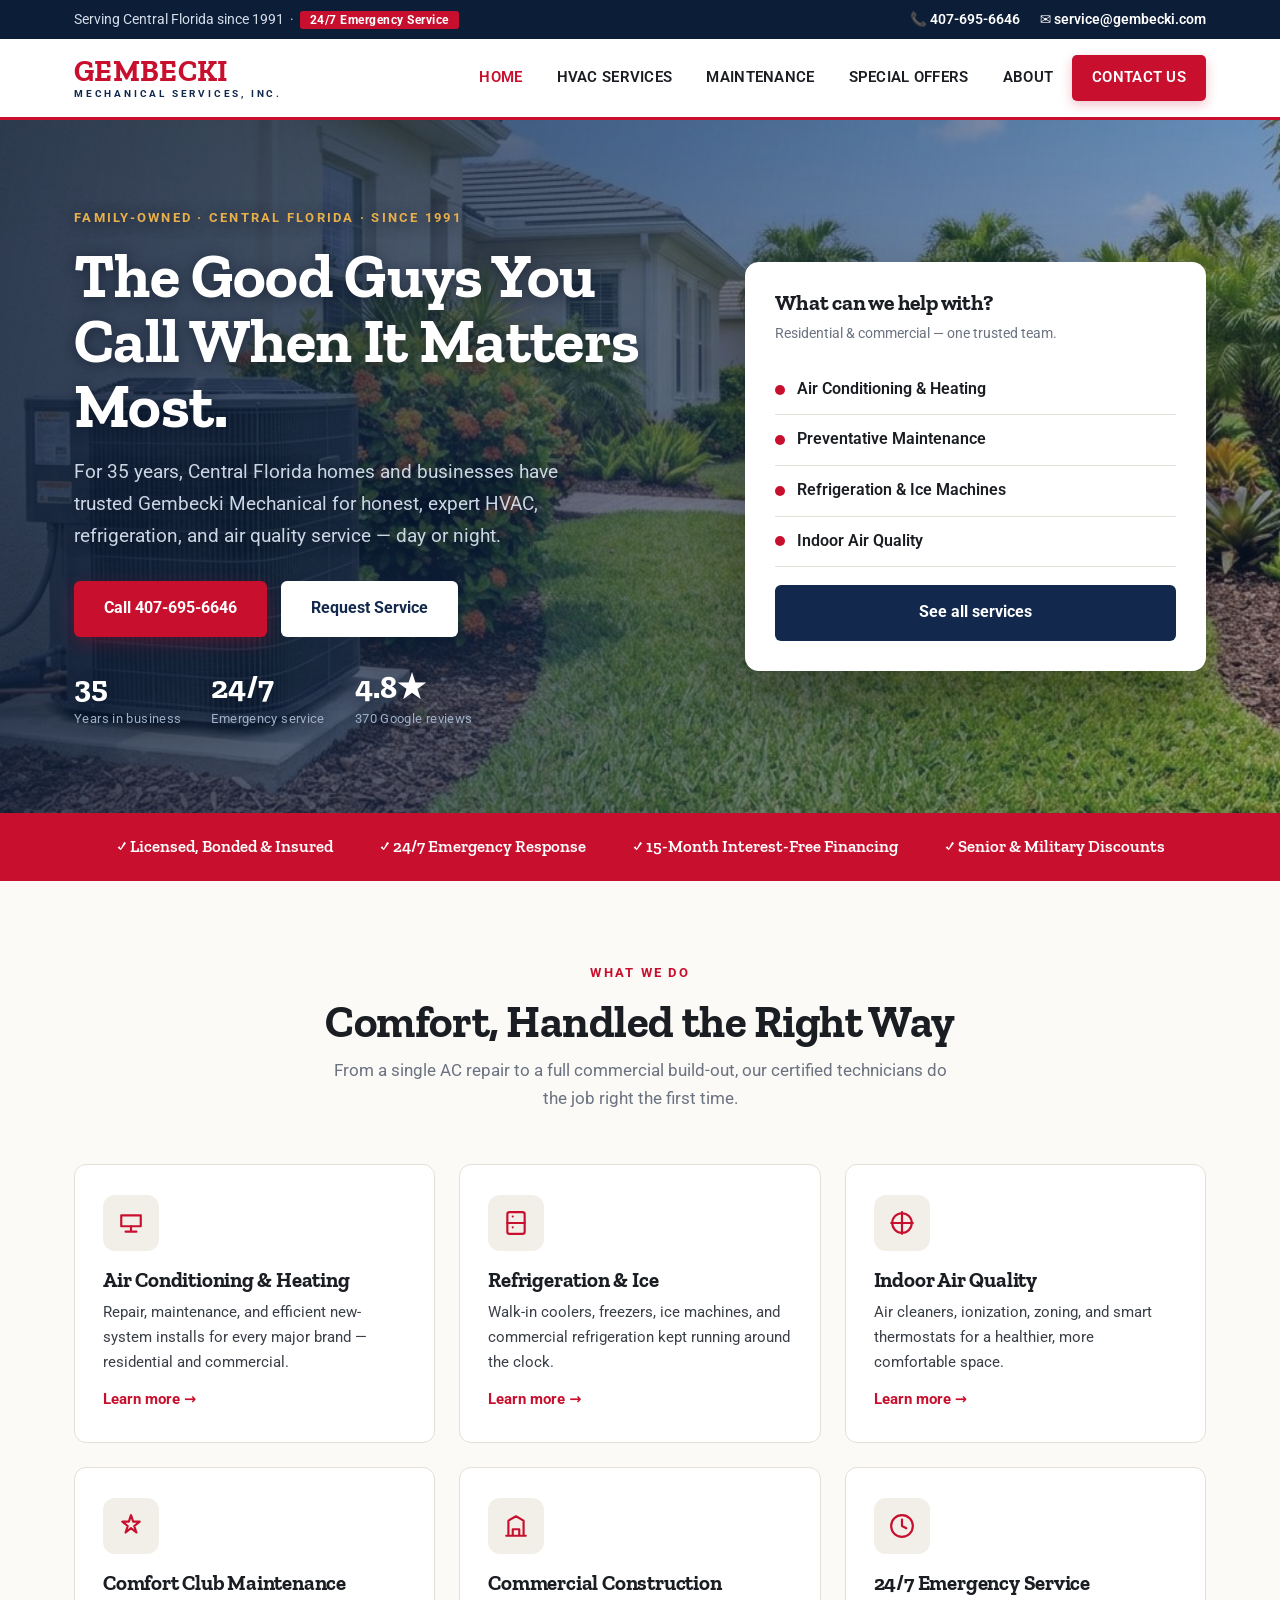
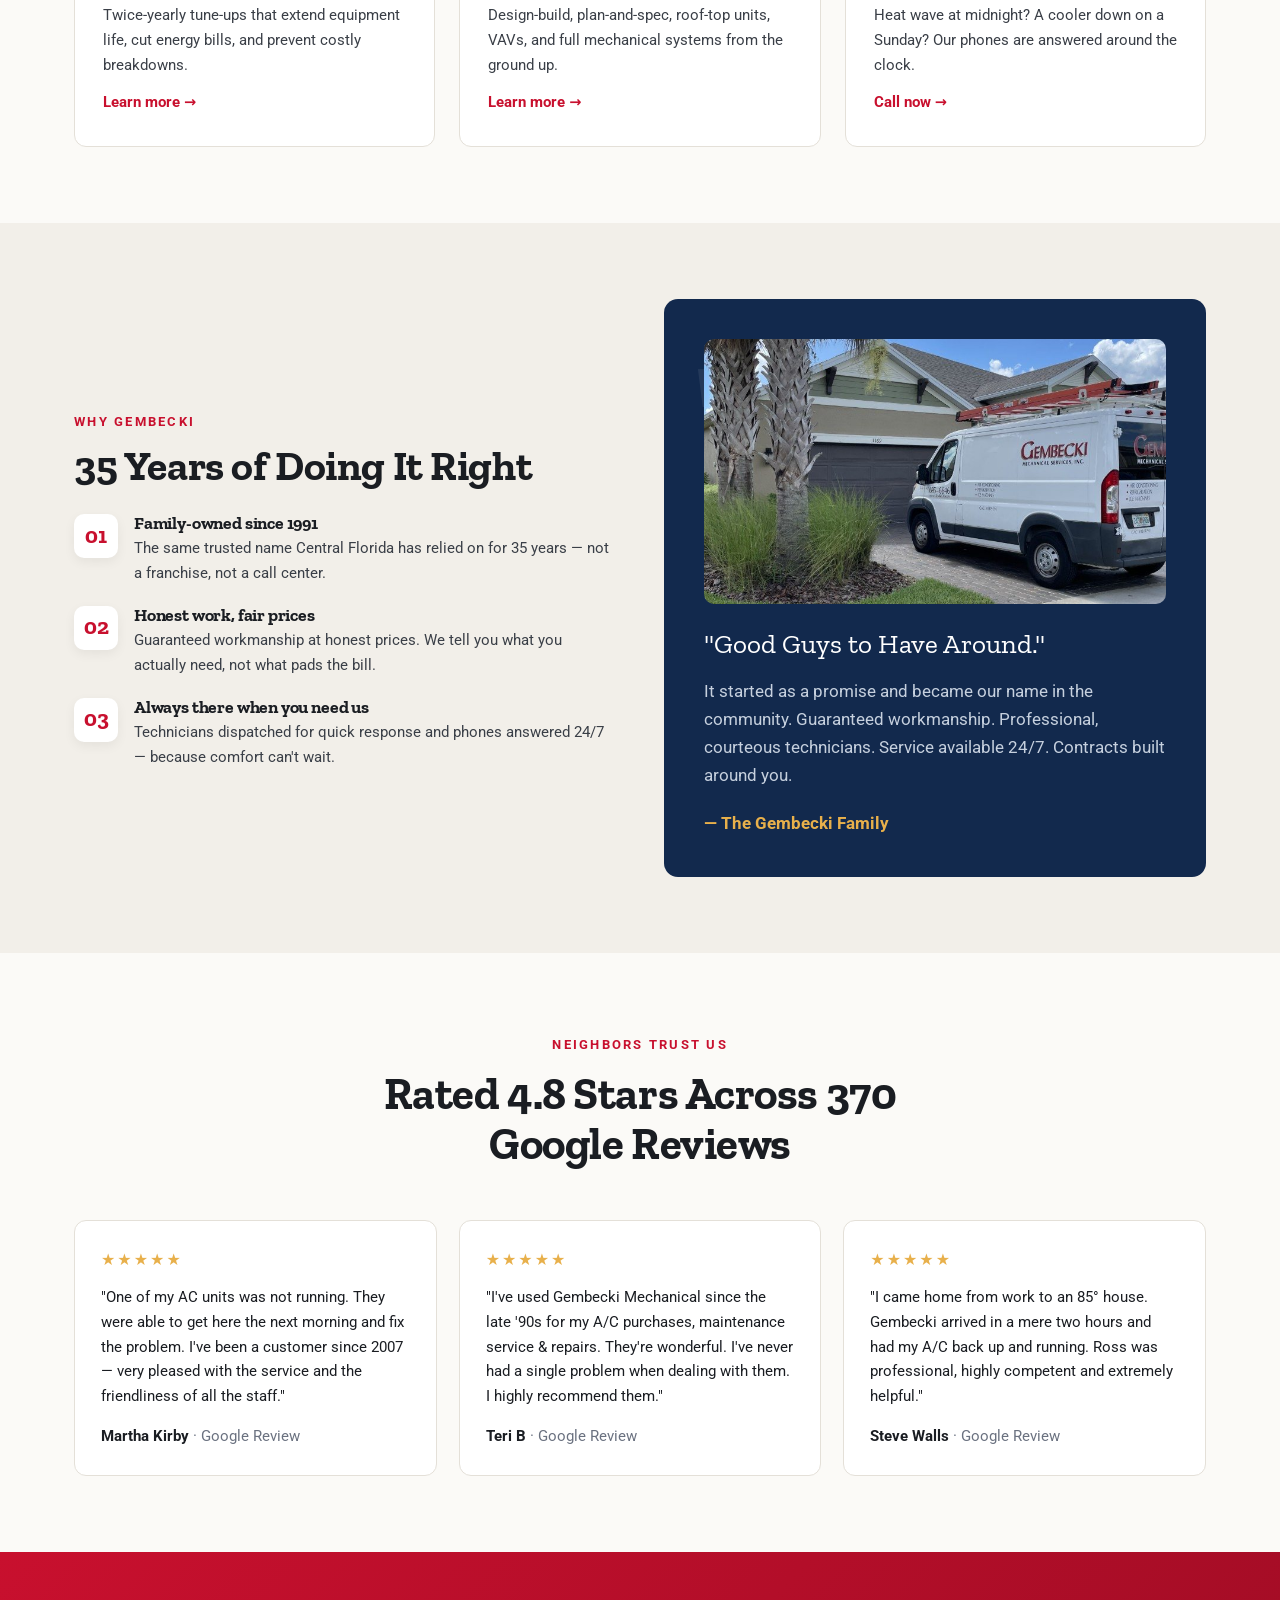
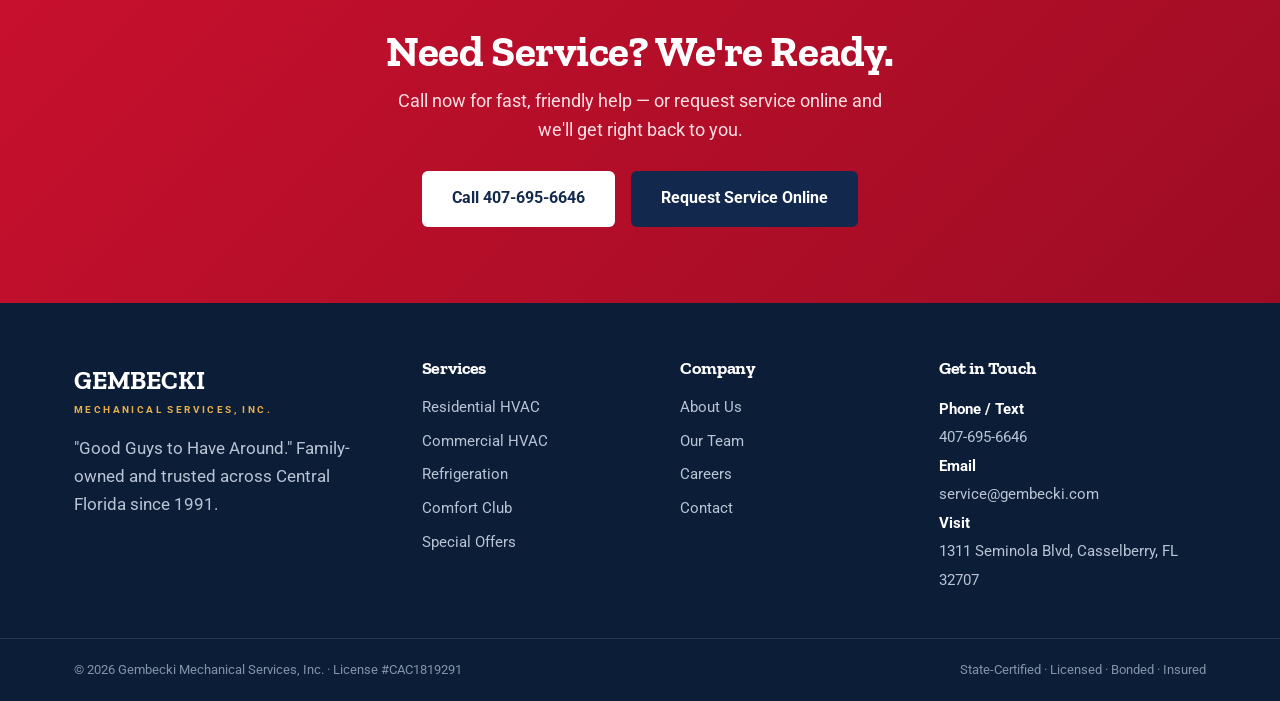
<file: index.html>
<!DOCTYPE html><html lang="en"><head>
<meta charset="UTF-8"><meta name="viewport" content="width=device-width,initial-scale=1.0">
<title>Gembecki Mechanical Services — HVAC, Refrigeration & Air Quality | Casselberry, FL</title><meta name="description" content="Family-owned HVAC, refrigeration, and air quality service across Central Florida since 1991. 24/7 emergency service, honest pricing, licensed & insured. Call 407-695-6646.">
<meta property="og:title" content="Gembecki Mechanical Services — HVAC, Refrigeration & Air Quality | Casselberry, FL"><meta property="og:description" content="Family-owned HVAC, refrigeration, and air quality service across Central Florida since 1991. 24/7 emergency service, honest pricing, licensed & insured. Call 407-695-6646.">
<link rel="icon" type="image/png" href="favicon.png">
<link rel="preconnect" href="https://fonts.googleapis.com"><link rel="preconnect" href="https://fonts.gstatic.com" crossorigin><link href="https://fonts.googleapis.com/css2?family=Zilla+Slab:wght@400;500;600;700&family=Roboto:wght@400;500;700;900&display=swap" rel="stylesheet"><link rel="stylesheet" href="styles.css"><script>document.documentElement.classList.add('js')</script></head><body>
<div class="util"><div class="wrap">
  <span>Serving Central Florida since 1991 &nbsp;·&nbsp; <span class="badge">24/7 Emergency Service</span></span>
  <div class="u-right"><a href="tel:4076956646"><span aria-hidden="true">📞</span> 407-695-6646</a><a href="mailto:service@gembecki.com"><span aria-hidden="true">✉</span> service@gembecki.com</a></div>
</div></div>
<header><nav class="nav">
  <a class="logo" href="index.html"><span class="name">GEMBECKI</span><span class="sub">Mechanical Services, Inc.</span></a>
  <div class="nav-links" id="menu">
    <a href="index.html" class="active">Home</a>
    <a href="hvac.html">HVAC Services</a>
    <a href="maintenance.html">Maintenance</a>
    <a href="offers.html">Special Offers</a>
    <a href="about.html">About</a>
    <a class="nav-cta" href="contact.html">Contact Us</a>
  </div>
  <button class="burger" id="burger" aria-label="Menu" aria-expanded="false" aria-controls="menu"><span></span><span></span><span></span></button>
</nav></header>
<main>
<section class="hero"><div class="hero-inner">
  <div>
    <span class="eyebrow on-dark">Family-Owned · Central Florida · Since 1991</span>
    <h1>The Good Guys You Call <span class="r">When It Matters Most.</span></h1>
    <p class="lede">For 35 years, Central Florida homes and businesses have trusted Gembecki Mechanical for honest, expert HVAC, refrigeration, and air quality service — day or night.</p>
    <div class="hero-cta">
      <a class="btn btn-red" href="tel:4076956646">Call 407-695-6646</a>
      <a class="btn btn-white" href="contact.html">Request Service</a>
    </div>
    <div class="trust-row">
      <div class="t"><b>35</b><span>Years in business</span></div>
      <div class="t"><b>24/7</b><span>Emergency service</span></div>
      <div class="t"><b>4.8★</b><span>370 Google reviews</span></div>
    </div>
  </div>
  <div class="hero-card">
    <h3>What can we help with?</h3>
    <div class="sub2">Residential &amp; commercial — one trusted team.</div>
    <div class="svc-mini"><span class="dot"></span>Air Conditioning &amp; Heating</div>
    <div class="svc-mini"><span class="dot"></span>Preventative Maintenance</div>
    <div class="svc-mini"><span class="dot"></span>Refrigeration &amp; Ice Machines</div>
    <div class="svc-mini"><span class="dot"></span>Indoor Air Quality</div>
    <a class="btn btn-navy" href="hvac.html">See all services</a>
  </div>
</div></section>

<div class="strip"><div class="wrap">
  <span>✓ Licensed, Bonded &amp; Insured</span>
  <span>✓ 24/7 Emergency Response</span>
  <span>✓ 15-Month Interest-Free Financing</span>
  <span>✓ Senior &amp; Military Discounts</span>
</div></div>

<section><div class="wrap">
  <div class="sec-head rv"><span class="eyebrow">What We Do</span><h2>Comfort, Handled the Right Way</h2>
    <p>From a single AC repair to a full commercial build-out, our certified technicians do the job right the first time.</p></div>
  <div class="svc-grid">
    <div class="svc-card rv"><div class="ic"><svg width="26" height="26" viewBox="0 0 24 24" fill="none" stroke="#C8102E" stroke-width="2" stroke-linecap="round" stroke-linejoin="round"><path d="M3 5h18v10H3z"/><path d="M7 20h10M12 15v5"/></svg></div>
      <h3>Air Conditioning &amp; Heating</h3><p>Repair, maintenance, and efficient new-system installs for every major brand — residential and commercial.</p><a href="hvac.html">Learn more →</a></div>
    <div class="svc-card rv"><div class="ic"><svg width="26" height="26" viewBox="0 0 24 24" fill="none" stroke="#C8102E" stroke-width="2" stroke-linecap="round" stroke-linejoin="round"><rect x="4" y="2" width="16" height="20" rx="2"/><path d="M4 12h16M9 6h.01M9 16h.01"/></svg></div>
      <h3>Refrigeration &amp; Ice</h3><p>Walk-in coolers, freezers, ice machines, and commercial refrigeration kept running around the clock.</p><a href="hvac.html">Learn more →</a></div>
    <div class="svc-card rv"><div class="ic"><svg width="26" height="26" viewBox="0 0 24 24" fill="none" stroke="#C8102E" stroke-width="2" stroke-linecap="round" stroke-linejoin="round"><path d="M12 2v20M2 12h20"/><circle cx="12" cy="12" r="9"/></svg></div>
      <h3>Indoor Air Quality</h3><p>Air cleaners, ionization, zoning, and smart thermostats for a healthier, more comfortable space.</p><a href="hvac.html">Learn more →</a></div>
    <div class="svc-card rv"><div class="ic"><svg width="26" height="26" viewBox="0 0 24 24" fill="none" stroke="#C8102E" stroke-width="2" stroke-linecap="round" stroke-linejoin="round"><path d="M12 2l2 6h6l-5 4 2 6-5-4-5 4 2-6-5-4h6z"/></svg></div>
      <h3>Comfort Club Maintenance</h3><p>Twice-yearly tune-ups that extend equipment life, cut energy bills, and prevent costly breakdowns.</p><a href="maintenance.html">Learn more →</a></div>
    <div class="svc-card rv"><div class="ic"><svg width="26" height="26" viewBox="0 0 24 24" fill="none" stroke="#C8102E" stroke-width="2" stroke-linecap="round" stroke-linejoin="round"><path d="M3 21h18M5 21V7l7-4 7 4v14M9 21v-6h6v6"/></svg></div>
      <h3>Commercial Construction</h3><p>Design-build, plan-and-spec, roof-top units, VAVs, and full mechanical systems from the ground up.</p><a href="hvac.html">Learn more →</a></div>
    <div class="svc-card rv"><div class="ic"><svg width="26" height="26" viewBox="0 0 24 24" fill="none" stroke="#C8102E" stroke-width="2" stroke-linecap="round" stroke-linejoin="round"><circle cx="12" cy="12" r="10"/><path d="M12 6v6l4 2"/></svg></div>
      <h3>24/7 Emergency Service</h3><p>Heat wave at midnight? A cooler down on a Sunday? Our phones are answered around the clock.</p><a href="contact.html">Call now →</a></div>
  </div>
</div></section>

<section class="why"><div class="wrap"><div class="why-grid">
  <div class="rv">
    <span class="eyebrow">Why Gembecki</span>
    <h2 style="font-size:clamp(1.9rem,3.6vw,2.6rem);margin-top:10px">35 Years of Doing It Right</h2>
    <ul class="why-list">
      <li><span class="n">01</span><div><h4>Family-owned since 1991</h4><p>The same trusted name Central Florida has relied on for 35 years — not a franchise, not a call center.</p></div></li>
      <li><span class="n">02</span><div><h4>Honest work, fair prices</h4><p>Guaranteed workmanship at honest prices. We tell you what you actually need, not what pads the bill.</p></div></li>
      <li><span class="n">03</span><div><h4>Always there when you need us</h4><p>Technicians dispatched for quick response and phones answered 24/7 — because comfort can't wait.</p></div></li>
    </ul>
  </div>
  <div class="why-photo rv">
    <img src="gembecki-van.jpg" alt="Gembecki Mechanical Services van at a Central Florida home" style="border-radius:10px;margin-bottom:22px;position:relative">
    <div class="quote">"Good Guys to Have Around."</div>
    <p style="color:#C6D0DE;margin-top:16px">It started as a promise and became our name in the community. Guaranteed workmanship. Professional, courteous technicians. Service available 24/7. Contracts built around you.</p>
    <div class="by">— The Gembecki Family</div>
  </div>
</div></div></section>

<section><div class="wrap">
  <div class="sec-head rv"><span class="eyebrow">Neighbors Trust Us</span><h2>Rated 4.8 Stars Across 370 Google Reviews</h2></div>
  <div class="rev">
    <div class="rev-card rv"><div class="stars">★★★★★</div><p>"One of my AC units was not running. They were able to get here the next morning and fix the problem. I've been a customer since 2007 — very pleased with the service and the friendliness of all the staff."</p><div class="who">Martha Kirby <span>· Google Review</span></div></div>
    <div class="rev-card rv"><div class="stars">★★★★★</div><p>"I've used Gembecki Mechanical since the late '90s for my A/C purchases, maintenance service &amp; repairs. They're wonderful. I've never had a single problem when dealing with them. I highly recommend them."</p><div class="who">Teri B <span>· Google Review</span></div></div>
    <div class="rev-card rv"><div class="stars">★★★★★</div><p>"I came home from work to an 85° house. Gembecki arrived in a mere two hours and had my A/C back up and running. Ross was professional, highly competent and extremely helpful."</p><div class="who">Steve Walls <span>· Google Review</span></div></div>
  </div>
</div></section>

<section class="cta-band"><div class="wrap rv">
  <h2>Need Service? We're Ready.</h2>
  <p>Call now for fast, friendly help — or request service online and we'll get right back to you.</p>
  <a class="btn btn-white" href="tel:4076956646">Call 407-695-6646</a>
  <a class="btn btn-navy" href="contact.html">Request Service Online</a>
</div></section>

</main>
<footer>
  <div class="wrap"><div class="f-grid">
    <div>
      <div class="f-logo"><div class="name">GEMBECKI</div><div class="sub">Mechanical Services, Inc.</div></div>
      <p style="margin-top:16px;max-width:280px">"Good Guys to Have Around." Family-owned and trusted across Central Florida since 1991.</p>
    </div>
    <div><h4>Services</h4><ul class="f-links">
      <li><a href="hvac.html">Residential HVAC</a></li>
      <li><a href="hvac.html">Commercial HVAC</a></li>
      <li><a href="hvac.html">Refrigeration</a></li>
      <li><a href="maintenance.html">Comfort Club</a></li>
      <li><a href="offers.html">Special Offers</a></li>
    </ul></div>
    <div><h4>Company</h4><ul class="f-links">
      <li><a href="about.html">About Us</a></li>
      <li><a href="about.html">Our Team</a></li>
      <li><a href="about.html">Careers</a></li>
      <li><a href="contact.html">Contact</a></li>
    </ul></div>
    <div><h4>Get in Touch</h4>
      <div class="f-contact">
        <strong>Phone / Text</strong><br><a href="tel:4076956646">407-695-6646</a><br>
        <strong>Email</strong><br><a href="mailto:service@gembecki.com">service@gembecki.com</a><br>
        <strong>Visit</strong><br>1311 Seminola Blvd, Casselberry, FL 32707
      </div>
    </div>
  </div></div>
  <div class="f-bottom"><div class="wrap">
    <span>© 2026 Gembecki Mechanical Services, Inc. · License #CAC1819291</span>
    <span>State-Certified · Licensed · Bonded · Insured</span>
  </div></div>
</footer>
<a class="call-bar" href="tel:4076956646"><span aria-hidden="true">📞</span> Call 407-695-6646 · 24/7 Service</a>
<script>
const burger=document.getElementById('burger'),menu=document.getElementById('menu');
burger.addEventListener('click',()=>{const open=menu.classList.toggle('open');burger.classList.toggle('x',open);burger.setAttribute('aria-expanded',open)});
menu.querySelectorAll('a').forEach(a=>a.addEventListener('click',()=>{menu.classList.remove('open');burger.classList.remove('x');burger.setAttribute('aria-expanded','false')}));
const io=new IntersectionObserver(es=>es.forEach(e=>{if(e.isIntersecting){e.target.classList.add('in');io.unobserve(e.target)}}),{threshold:.12});
document.querySelectorAll('.rv').forEach(el=>io.observe(el));
</script></body></html>
</file>
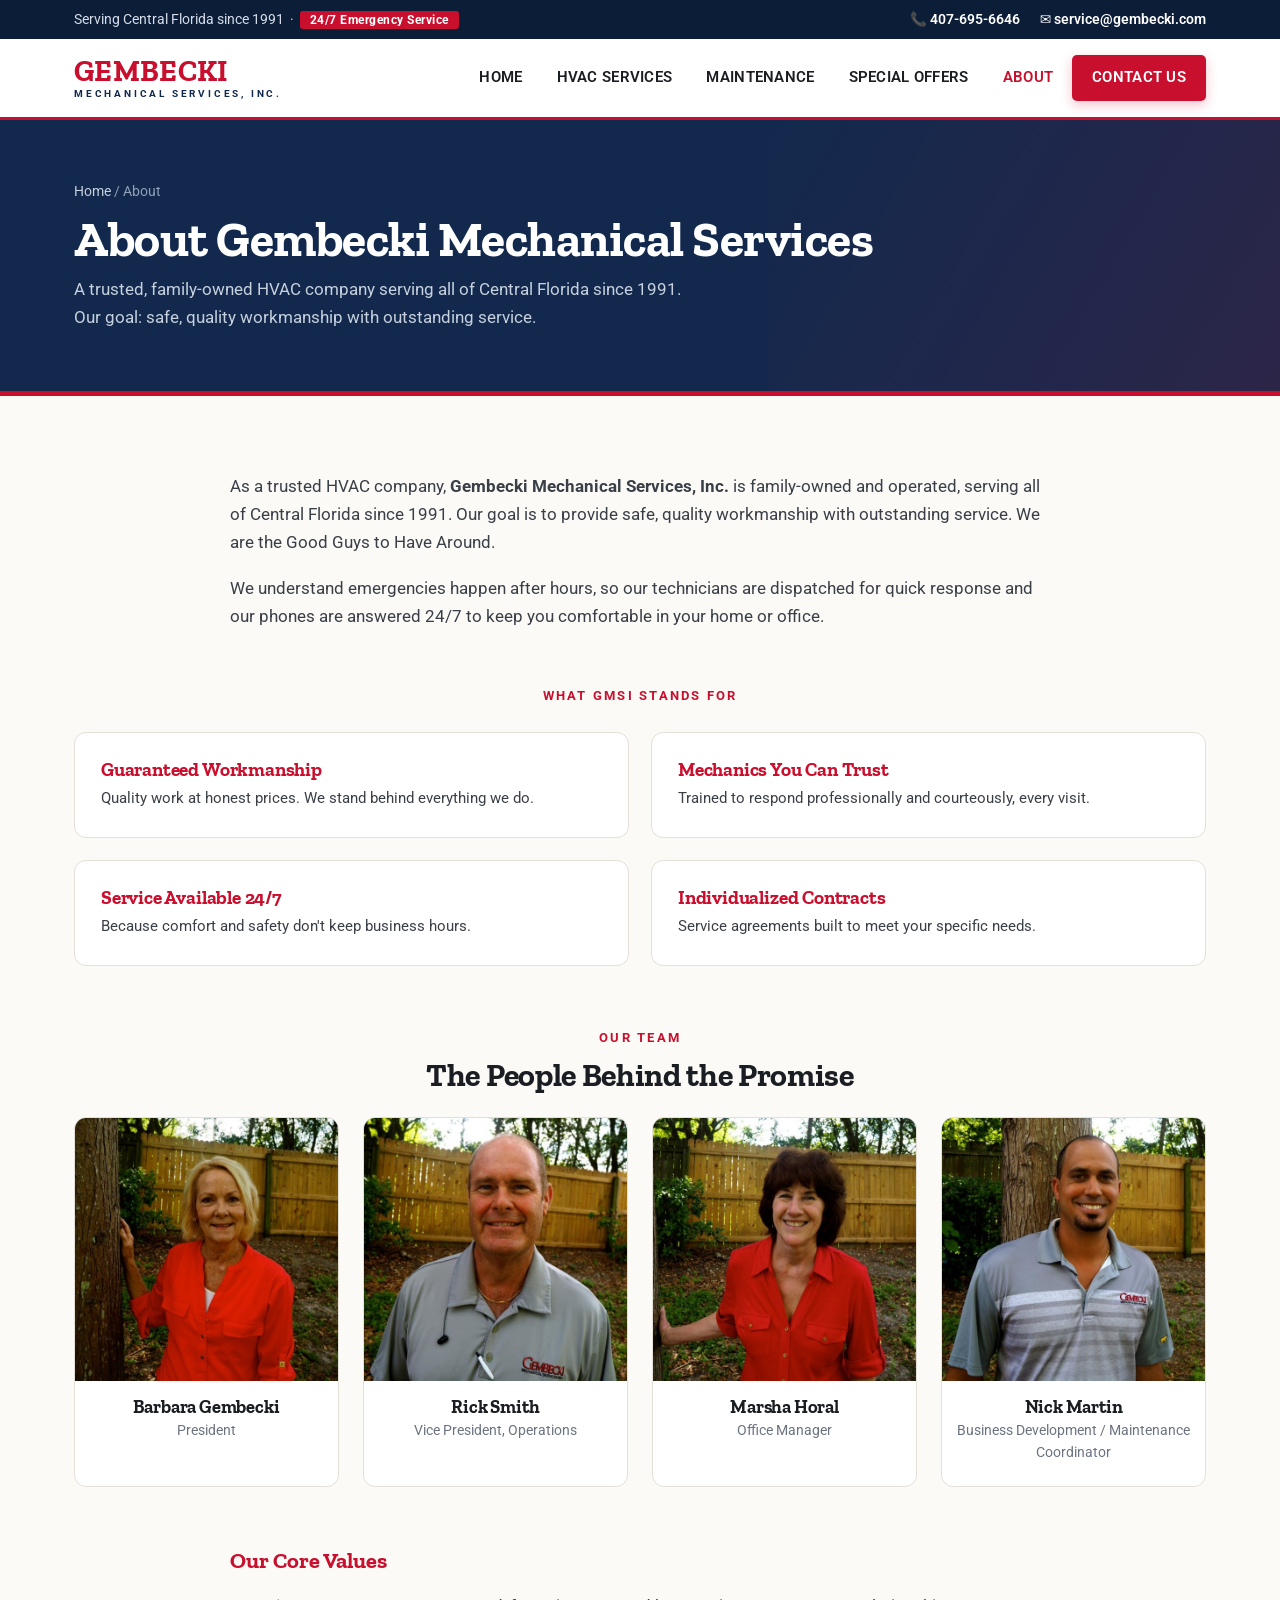
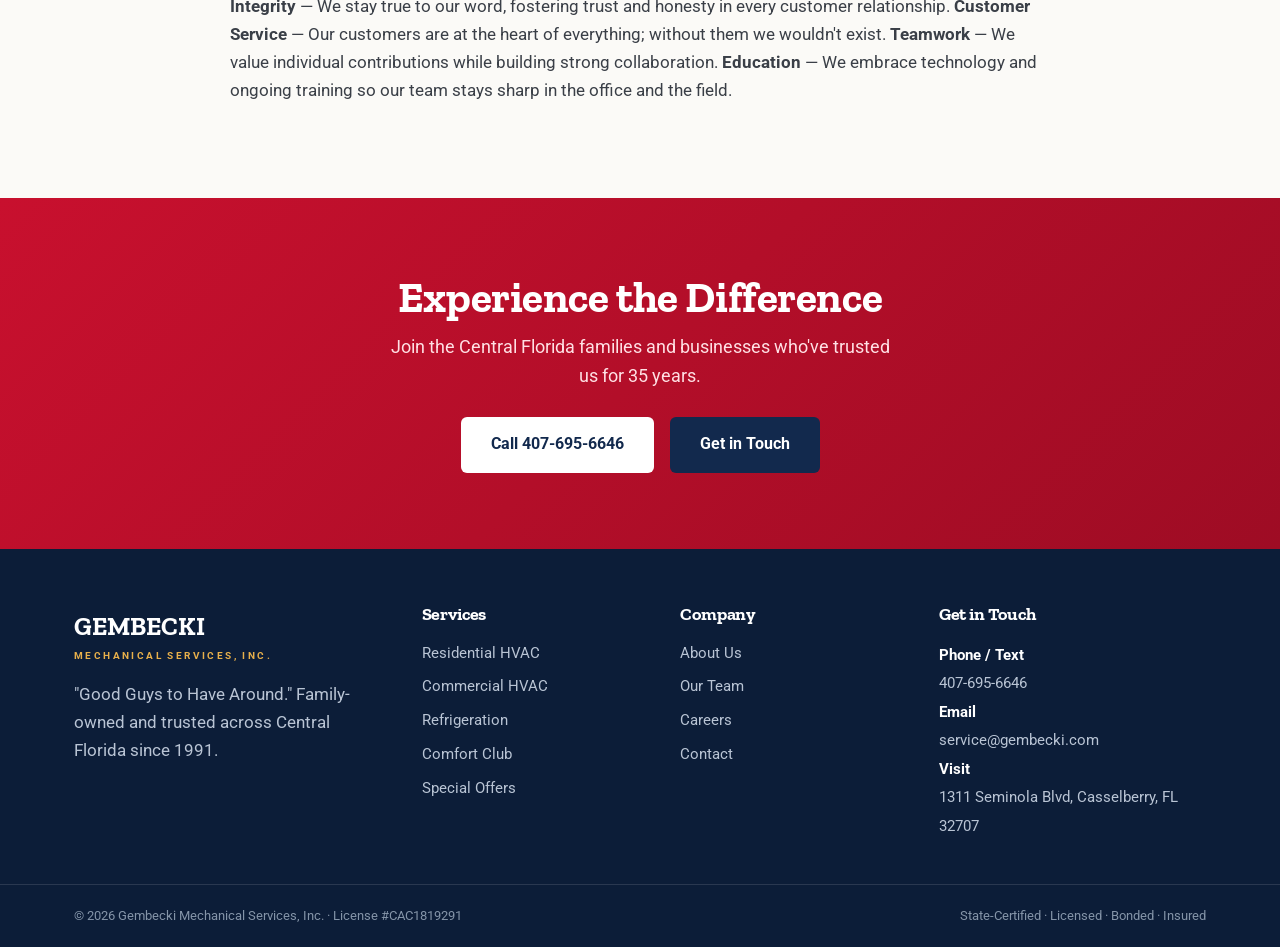
<file: about.html>
<!DOCTYPE html><html lang="en"><head>
<meta charset="UTF-8"><meta name="viewport" content="width=device-width,initial-scale=1.0">
<title>About Us — Family-Owned Since 1991 | Gembecki Mechanical Services</title><meta name="description" content="Gembecki Mechanical Services is a family-owned HVAC company serving Central Florida since 1991. Meet our team and the values behind &quot;Good Guys to Have Around.&quot;">
<meta property="og:title" content="About Us — Family-Owned Since 1991 | Gembecki Mechanical Services"><meta property="og:description" content="Gembecki Mechanical Services is a family-owned HVAC company serving Central Florida since 1991. Meet our team and the values behind &quot;Good Guys to Have Around.&quot;">
<link rel="icon" type="image/png" href="favicon.png">
<link rel="preconnect" href="https://fonts.googleapis.com"><link rel="preconnect" href="https://fonts.gstatic.com" crossorigin><link href="https://fonts.googleapis.com/css2?family=Zilla+Slab:wght@400;500;600;700&family=Roboto:wght@400;500;700;900&display=swap" rel="stylesheet"><link rel="stylesheet" href="styles.css"><script>document.documentElement.classList.add('js')</script></head><body>
<div class="util"><div class="wrap">
  <span>Serving Central Florida since 1991 &nbsp;·&nbsp; <span class="badge">24/7 Emergency Service</span></span>
  <div class="u-right"><a href="tel:4076956646"><span aria-hidden="true">📞</span> 407-695-6646</a><a href="mailto:service@gembecki.com"><span aria-hidden="true">✉</span> service@gembecki.com</a></div>
</div></div>
<header><nav class="nav">
  <a class="logo" href="index.html"><span class="name">GEMBECKI</span><span class="sub">Mechanical Services, Inc.</span></a>
  <div class="nav-links" id="menu">
    <a href="index.html">Home</a>
    <a href="hvac.html">HVAC Services</a>
    <a href="maintenance.html">Maintenance</a>
    <a href="offers.html">Special Offers</a>
    <a href="about.html" class="active">About</a>
    <a class="nav-cta" href="contact.html">Contact Us</a>
  </div>
  <button class="burger" id="burger" aria-label="Menu" aria-expanded="false" aria-controls="menu"><span></span><span></span><span></span></button>
</nav></header>
<main><div class="phero"><div class="wrap">
  <div class="crumb"><a href="index.html">Home</a> / About</div>
  <h1>About Gembecki Mechanical Services</h1><p>A trusted, family-owned HVAC company serving all of Central Florida since 1991. Our goal: safe, quality workmanship with outstanding service.</p>
</div></div>
<section><div class="wrap">
  <div class="lead-block rv">
    <p>As a trusted HVAC company, <strong>Gembecki Mechanical Services, Inc.</strong> is family-owned and operated, serving all of Central Florida since 1991. Our goal is to provide safe, quality workmanship with outstanding service. We are the Good Guys to Have Around.</p>
    <p>We understand emergencies happen after hours, so our technicians are dispatched for quick response and our phones are answered 24/7 to keep you comfortable in your home or office.</p>
  </div>

  <div class="center" style="margin:50px 0 24px"><span class="eyebrow">What GMSI Stands For</span></div>
  <div class="values">
    <div class="value rv"><h4>Guaranteed Workmanship</h4><p>Quality work at honest prices. We stand behind everything we do.</p></div>
    <div class="value rv"><h4>Mechanics You Can Trust</h4><p>Trained to respond professionally and courteously, every visit.</p></div>
    <div class="value rv"><h4>Service Available 24/7</h4><p>Because comfort and safety don't keep business hours.</p></div>
    <div class="value rv"><h4>Individualized Contracts</h4><p>Service agreements built to meet your specific needs.</p></div>
  </div>

  <div class="center" style="margin:56px 0 24px"><span class="eyebrow">Our Team</span><h2 style="font-size:2rem;margin-top:8px">The People Behind the Promise</h2></div>
  <div class="team">
    <div class="member rv"><img class="ph" src="team-barbara.jpg" alt="Barbara Gembecki"><h4>Barbara Gembecki</h4><div class="role">President</div></div>
    <div class="member rv"><img class="ph" src="team-rick.jpg" alt="Rick Smith"><h4>Rick Smith</h4><div class="role">Vice President, Operations</div></div>
    <div class="member rv"><img class="ph" src="team-marsha.jpg" alt="Marsha Horal"><h4>Marsha Horal</h4><div class="role">Office Manager</div></div>
    <div class="member rv"><img class="ph" src="team-nick.jpg" alt="Nick Martin"><h4>Nick Martin</h4><div class="role">Business Development / Maintenance Coordinator</div></div>
  </div>

  <div class="lead-block" style="margin-top:56px">
    <div class="subhead">Our Core Values</div>
    <p><strong>Integrity</strong> — We stay true to our word, fostering trust and honesty in every customer relationship. <strong>Customer Service</strong> — Our customers are at the heart of everything; without them we wouldn't exist. <strong>Teamwork</strong> — We value individual contributions while building strong collaboration. <strong>Education</strong> — We embrace technology and ongoing training so our team stays sharp in the office and the field.</p>
  </div>
</div></section>

<section class="cta-band"><div class="wrap rv">
  <h2>Experience the Difference</h2>
  <p>Join the Central Florida families and businesses who've trusted us for 35 years.</p>
  <a class="btn btn-white" href="tel:4076956646">Call 407-695-6646</a>
  <a class="btn btn-navy" href="contact.html">Get in Touch</a>
</div></section>

</main>
<footer>
  <div class="wrap"><div class="f-grid">
    <div>
      <div class="f-logo"><div class="name">GEMBECKI</div><div class="sub">Mechanical Services, Inc.</div></div>
      <p style="margin-top:16px;max-width:280px">"Good Guys to Have Around." Family-owned and trusted across Central Florida since 1991.</p>
    </div>
    <div><h4>Services</h4><ul class="f-links">
      <li><a href="hvac.html">Residential HVAC</a></li>
      <li><a href="hvac.html">Commercial HVAC</a></li>
      <li><a href="hvac.html">Refrigeration</a></li>
      <li><a href="maintenance.html">Comfort Club</a></li>
      <li><a href="offers.html">Special Offers</a></li>
    </ul></div>
    <div><h4>Company</h4><ul class="f-links">
      <li><a href="about.html">About Us</a></li>
      <li><a href="about.html">Our Team</a></li>
      <li><a href="about.html">Careers</a></li>
      <li><a href="contact.html">Contact</a></li>
    </ul></div>
    <div><h4>Get in Touch</h4>
      <div class="f-contact">
        <strong>Phone / Text</strong><br><a href="tel:4076956646">407-695-6646</a><br>
        <strong>Email</strong><br><a href="mailto:service@gembecki.com">service@gembecki.com</a><br>
        <strong>Visit</strong><br>1311 Seminola Blvd, Casselberry, FL 32707
      </div>
    </div>
  </div></div>
  <div class="f-bottom"><div class="wrap">
    <span>© 2026 Gembecki Mechanical Services, Inc. · License #CAC1819291</span>
    <span>State-Certified · Licensed · Bonded · Insured</span>
  </div></div>
</footer>
<a class="call-bar" href="tel:4076956646"><span aria-hidden="true">📞</span> Call 407-695-6646 · 24/7 Service</a>
<script>
const burger=document.getElementById('burger'),menu=document.getElementById('menu');
burger.addEventListener('click',()=>{const open=menu.classList.toggle('open');burger.classList.toggle('x',open);burger.setAttribute('aria-expanded',open)});
menu.querySelectorAll('a').forEach(a=>a.addEventListener('click',()=>{menu.classList.remove('open');burger.classList.remove('x');burger.setAttribute('aria-expanded','false')}));
const io=new IntersectionObserver(es=>es.forEach(e=>{if(e.isIntersecting){e.target.classList.add('in');io.unobserve(e.target)}}),{threshold:.12});
document.querySelectorAll('.rv').forEach(el=>io.observe(el));
</script></body></html>
</file>
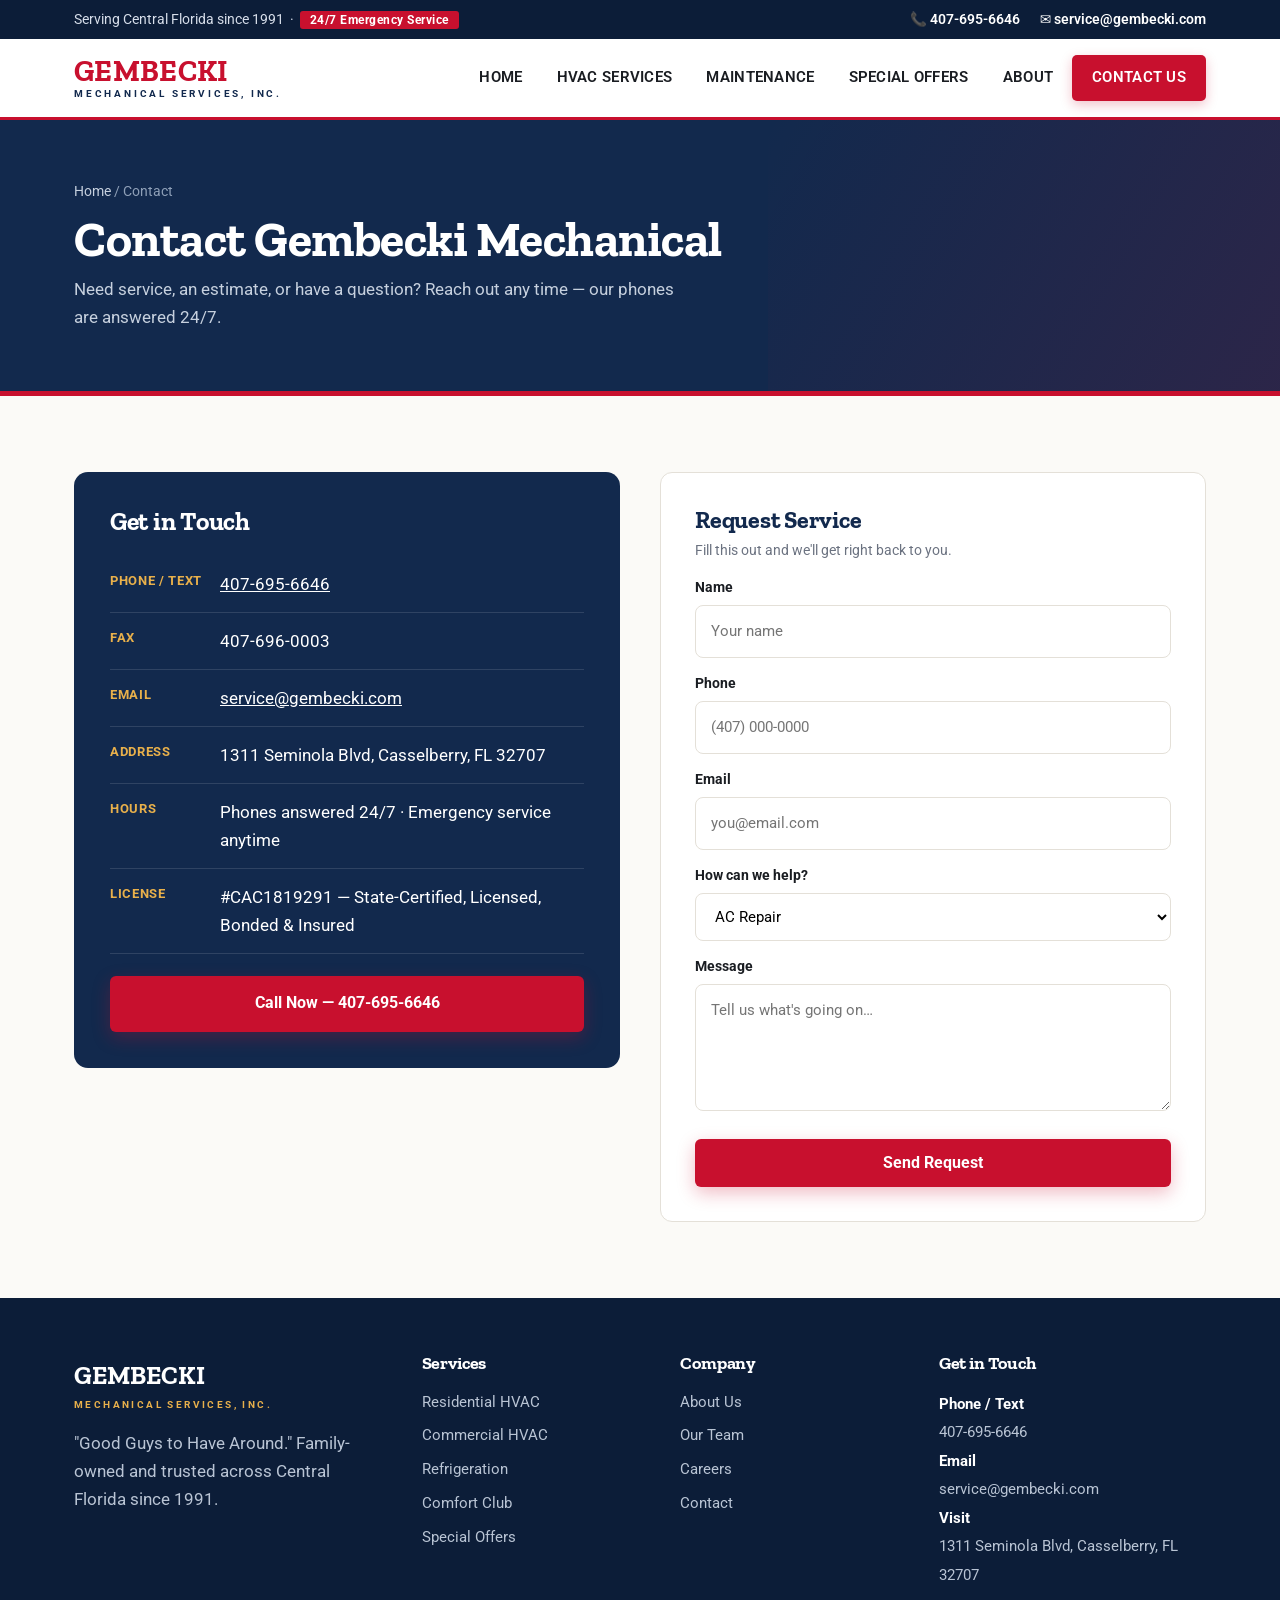
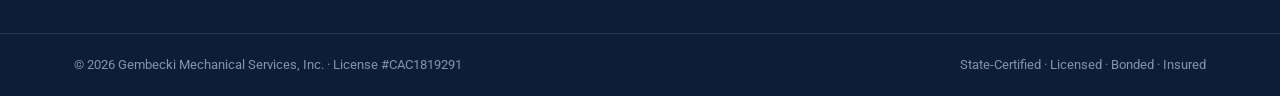
<file: contact.html>
<!DOCTYPE html><html lang="en"><head>
<meta charset="UTF-8"><meta name="viewport" content="width=device-width,initial-scale=1.0">
<title>Contact Us — Gembecki Mechanical Services | Casselberry, FL</title><meta name="description" content="Contact Gembecki Mechanical Services in Casselberry, FL. Call or text 407-695-6646 — phones answered 24/7. Request service or a free estimate online.">
<meta property="og:title" content="Contact Us — Gembecki Mechanical Services | Casselberry, FL"><meta property="og:description" content="Contact Gembecki Mechanical Services in Casselberry, FL. Call or text 407-695-6646 — phones answered 24/7. Request service or a free estimate online.">
<link rel="icon" type="image/png" href="favicon.png">
<link rel="preconnect" href="https://fonts.googleapis.com"><link rel="preconnect" href="https://fonts.gstatic.com" crossorigin><link href="https://fonts.googleapis.com/css2?family=Zilla+Slab:wght@400;500;600;700&family=Roboto:wght@400;500;700;900&display=swap" rel="stylesheet"><link rel="stylesheet" href="styles.css"><script>document.documentElement.classList.add('js')</script></head><body>
<div class="util"><div class="wrap">
  <span>Serving Central Florida since 1991 &nbsp;·&nbsp; <span class="badge">24/7 Emergency Service</span></span>
  <div class="u-right"><a href="tel:4076956646"><span aria-hidden="true">📞</span> 407-695-6646</a><a href="mailto:service@gembecki.com"><span aria-hidden="true">✉</span> service@gembecki.com</a></div>
</div></div>
<header><nav class="nav">
  <a class="logo" href="index.html"><span class="name">GEMBECKI</span><span class="sub">Mechanical Services, Inc.</span></a>
  <div class="nav-links" id="menu">
    <a href="index.html">Home</a>
    <a href="hvac.html">HVAC Services</a>
    <a href="maintenance.html">Maintenance</a>
    <a href="offers.html">Special Offers</a>
    <a href="about.html">About</a>
    <a class="nav-cta" href="contact.html">Contact Us</a>
  </div>
  <button class="burger" id="burger" aria-label="Menu" aria-expanded="false" aria-controls="menu"><span></span><span></span><span></span></button>
</nav></header>
<main><div class="phero"><div class="wrap">
  <div class="crumb"><a href="index.html">Home</a> / Contact</div>
  <h1>Contact Gembecki Mechanical</h1><p>Need service, an estimate, or have a question? Reach out any time — our phones are answered 24/7.</p>
</div></div>
<section><div class="wrap">
  <div class="contact-grid">
    <div class="cinfo rv">
      <h3>Get in Touch</h3>
      <div class="row"><span class="k">Phone / Text</span><span><a href="tel:4076956646">407-695-6646</a></span></div>
      <div class="row"><span class="k">Fax</span><span>407-696-0003</span></div>
      <div class="row"><span class="k">Email</span><span><a href="mailto:service@gembecki.com">service@gembecki.com</a></span></div>
      <div class="row"><span class="k">Address</span><span>1311 Seminola Blvd, Casselberry, FL 32707</span></div>
      <div class="row"><span class="k">Hours</span><span>Phones answered 24/7 · Emergency service anytime</span></div>
      <div class="row"><span class="k">License</span><span>#CAC1819291 — State-Certified, Licensed, Bonded &amp; Insured</span></div>
      <a class="btn btn-red" style="margin-top:22px;width:100%;justify-content:center" href="tel:4076956646">Call Now — 407-695-6646</a>
    </div>
    <form class="cform panel rv" onsubmit="alert('This is a demo form. On the live site this will send straight to Gembecki.');return false">
      <h3 style="font-size:1.5rem;color:var(--navy);margin-bottom:6px">Request Service</h3>
      <p style="font-size:14px;color:var(--mut)">Fill this out and we'll get right back to you.</p>
      <label for="f-name">Name</label><input id="f-name" name="name" type="text" autocomplete="name" placeholder="Your name" required>
      <label for="f-phone">Phone</label><input id="f-phone" name="phone" type="tel" autocomplete="tel" placeholder="(407) 000-0000" required>
      <label for="f-email">Email</label><input id="f-email" name="email" type="email" autocomplete="email" placeholder="you@email.com">
      <label for="f-topic">How can we help?</label>
      <select id="f-topic" name="topic"><option>AC Repair</option><option>New System / Estimate</option><option>Maintenance / Comfort Club</option><option>Commercial Service</option><option>Refrigeration</option><option>Other</option></select>
      <label for="f-message">Message</label><textarea id="f-message" name="message" rows="4" placeholder="Tell us what's going on…"></textarea>
      <button class="btn btn-red" type="submit">Send Request</button>
    </form>
  </div>
</div></section>

</main>
<footer>
  <div class="wrap"><div class="f-grid">
    <div>
      <div class="f-logo"><div class="name">GEMBECKI</div><div class="sub">Mechanical Services, Inc.</div></div>
      <p style="margin-top:16px;max-width:280px">"Good Guys to Have Around." Family-owned and trusted across Central Florida since 1991.</p>
    </div>
    <div><h4>Services</h4><ul class="f-links">
      <li><a href="hvac.html">Residential HVAC</a></li>
      <li><a href="hvac.html">Commercial HVAC</a></li>
      <li><a href="hvac.html">Refrigeration</a></li>
      <li><a href="maintenance.html">Comfort Club</a></li>
      <li><a href="offers.html">Special Offers</a></li>
    </ul></div>
    <div><h4>Company</h4><ul class="f-links">
      <li><a href="about.html">About Us</a></li>
      <li><a href="about.html">Our Team</a></li>
      <li><a href="about.html">Careers</a></li>
      <li><a href="contact.html">Contact</a></li>
    </ul></div>
    <div><h4>Get in Touch</h4>
      <div class="f-contact">
        <strong>Phone / Text</strong><br><a href="tel:4076956646">407-695-6646</a><br>
        <strong>Email</strong><br><a href="mailto:service@gembecki.com">service@gembecki.com</a><br>
        <strong>Visit</strong><br>1311 Seminola Blvd, Casselberry, FL 32707
      </div>
    </div>
  </div></div>
  <div class="f-bottom"><div class="wrap">
    <span>© 2026 Gembecki Mechanical Services, Inc. · License #CAC1819291</span>
    <span>State-Certified · Licensed · Bonded · Insured</span>
  </div></div>
</footer>
<a class="call-bar" href="tel:4076956646"><span aria-hidden="true">📞</span> Call 407-695-6646 · 24/7 Service</a>
<script>
const burger=document.getElementById('burger'),menu=document.getElementById('menu');
burger.addEventListener('click',()=>{const open=menu.classList.toggle('open');burger.classList.toggle('x',open);burger.setAttribute('aria-expanded',open)});
menu.querySelectorAll('a').forEach(a=>a.addEventListener('click',()=>{menu.classList.remove('open');burger.classList.remove('x');burger.setAttribute('aria-expanded','false')}));
const io=new IntersectionObserver(es=>es.forEach(e=>{if(e.isIntersecting){e.target.classList.add('in');io.unobserve(e.target)}}),{threshold:.12});
document.querySelectorAll('.rv').forEach(el=>io.observe(el));
</script></body></html>
</file>
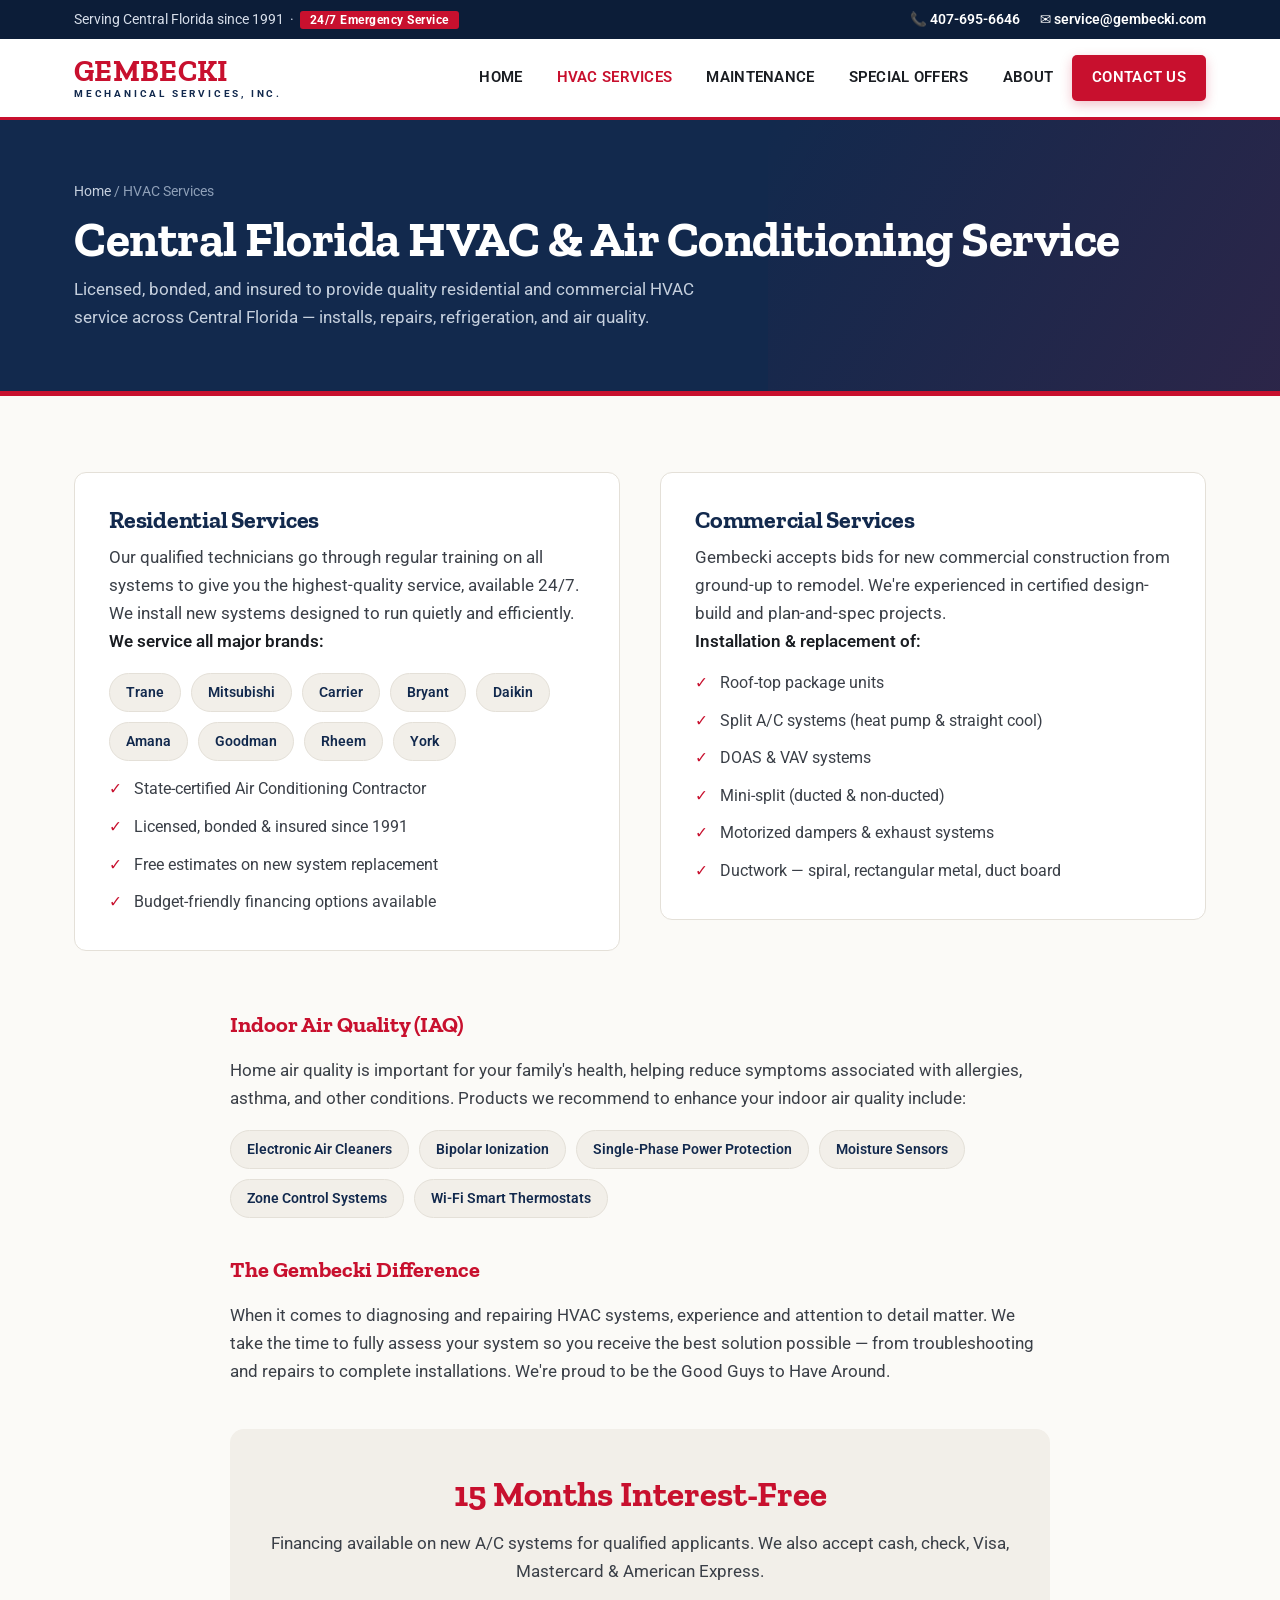
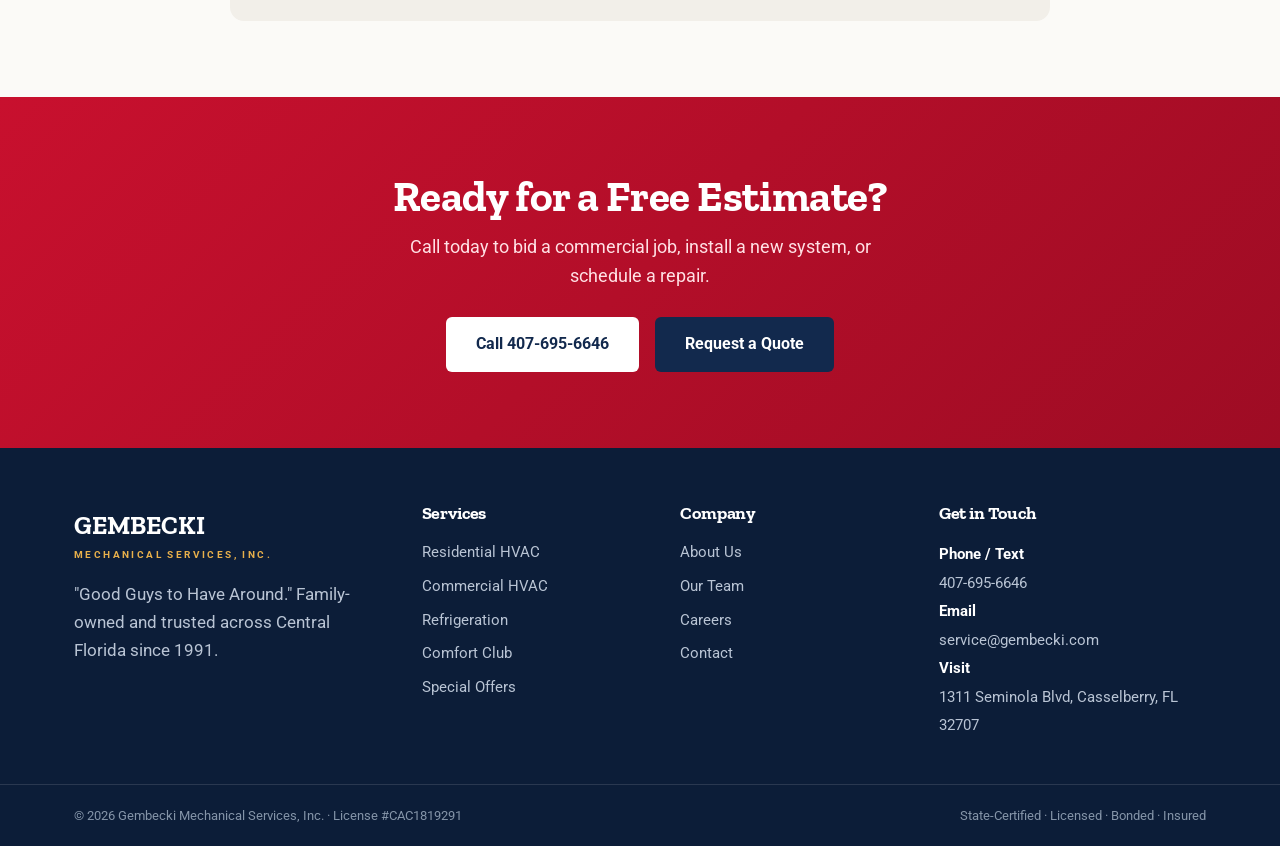
<file: hvac.html>
<!DOCTYPE html><html lang="en"><head>
<meta charset="UTF-8"><meta name="viewport" content="width=device-width,initial-scale=1.0">
<title>HVAC Services — Residential & Commercial | Gembecki Mechanical, Casselberry FL</title><meta name="description" content="Quality residential and commercial HVAC service in Central Florida. AC repair, installs, refrigeration, indoor air quality, and 24/7 service. All major brands. Call 407-695-6646.">
<meta property="og:title" content="HVAC Services — Residential & Commercial | Gembecki Mechanical, Casselberry FL"><meta property="og:description" content="Quality residential and commercial HVAC service in Central Florida. AC repair, installs, refrigeration, indoor air quality, and 24/7 service. All major brands. Call 407-695-6646.">
<link rel="icon" type="image/png" href="favicon.png">
<link rel="preconnect" href="https://fonts.googleapis.com"><link rel="preconnect" href="https://fonts.gstatic.com" crossorigin><link href="https://fonts.googleapis.com/css2?family=Zilla+Slab:wght@400;500;600;700&family=Roboto:wght@400;500;700;900&display=swap" rel="stylesheet"><link rel="stylesheet" href="styles.css"><script>document.documentElement.classList.add('js')</script></head><body>
<div class="util"><div class="wrap">
  <span>Serving Central Florida since 1991 &nbsp;·&nbsp; <span class="badge">24/7 Emergency Service</span></span>
  <div class="u-right"><a href="tel:4076956646"><span aria-hidden="true">📞</span> 407-695-6646</a><a href="mailto:service@gembecki.com"><span aria-hidden="true">✉</span> service@gembecki.com</a></div>
</div></div>
<header><nav class="nav">
  <a class="logo" href="index.html"><span class="name">GEMBECKI</span><span class="sub">Mechanical Services, Inc.</span></a>
  <div class="nav-links" id="menu">
    <a href="index.html">Home</a>
    <a href="hvac.html" class="active">HVAC Services</a>
    <a href="maintenance.html">Maintenance</a>
    <a href="offers.html">Special Offers</a>
    <a href="about.html">About</a>
    <a class="nav-cta" href="contact.html">Contact Us</a>
  </div>
  <button class="burger" id="burger" aria-label="Menu" aria-expanded="false" aria-controls="menu"><span></span><span></span><span></span></button>
</nav></header>
<main><div class="phero"><div class="wrap">
  <div class="crumb"><a href="index.html">Home</a> / HVAC Services</div>
  <h1>Central Florida HVAC &amp; Air Conditioning Service</h1><p>Licensed, bonded, and insured to provide quality residential and commercial HVAC service across Central Florida — installs, repairs, refrigeration, and air quality.</p>
</div></div>
<section><div class="wrap">
  <div class="two-col">
    <div class="panel rv">
      <h3>Residential Services</h3>
      <p>Our qualified technicians go through regular training on all systems to give you the highest-quality service, available 24/7. We install new systems designed to run quietly and efficiently.</p>
      <p style="font-weight:600;color:var(--ink)">We service all major brands:</p>
      <div class="tagchips"><span>Trane</span><span>Mitsubishi</span><span>Carrier</span><span>Bryant</span><span>Daikin</span><span>Amana</span><span>Goodman</span><span>Rheem</span><span>York</span></div>
      <ul class="chk">
        <li>State-certified Air Conditioning Contractor</li>
        <li>Licensed, bonded &amp; insured since 1991</li>
        <li>Free estimates on new system replacement</li>
        <li>Budget-friendly financing options available</li>
      </ul>
    </div>
    <div class="panel rv">
      <h3>Commercial Services</h3>
      <p>Gembecki accepts bids for new commercial construction from ground-up to remodel. We're experienced in certified design-build and plan-and-spec projects.</p>
      <p style="font-weight:600;color:var(--ink)">Installation &amp; replacement of:</p>
      <ul class="chk">
        <li>Roof-top package units</li>
        <li>Split A/C systems (heat pump &amp; straight cool)</li>
        <li>DOAS &amp; VAV systems</li>
        <li>Mini-split (ducted &amp; non-ducted)</li>
        <li>Motorized dampers &amp; exhaust systems</li>
        <li>Ductwork — spiral, rectangular metal, duct board</li>
      </ul>
    </div>
  </div>

  <div class="lead-block" style="margin-top:56px">
    <div class="subhead">Indoor Air Quality (IAQ)</div>
    <p>Home air quality is important for your family's health, helping reduce symptoms associated with allergies, asthma, and other conditions. Products we recommend to enhance your indoor air quality include:</p>
    <div class="tagchips"><span>Electronic Air Cleaners</span><span>Bipolar Ionization</span><span>Single-Phase Power Protection</span><span>Moisture Sensors</span><span>Zone Control Systems</span><span>Wi-Fi Smart Thermostats</span></div>

    <div class="subhead">The Gembecki Difference</div>
    <p>When it comes to diagnosing and repairing HVAC systems, experience and attention to detail matter. We take the time to fully assess your system so you receive the best solution possible — from troubleshooting and repairs to complete installations. We're proud to be the Good Guys to Have Around.</p>
  </div>

  <div class="finance-band rv" style="max-width:820px;margin:44px auto 0">
    <div class="big">15 Months Interest-Free</div>
    <p style="margin-top:6px">Financing available on new A/C systems for qualified applicants. We also accept cash, check, Visa, Mastercard &amp; American Express.</p>
  </div>
</div></section>

<section class="cta-band"><div class="wrap rv">
  <h2>Ready for a Free Estimate?</h2>
  <p>Call today to bid a commercial job, install a new system, or schedule a repair.</p>
  <a class="btn btn-white" href="tel:4076956646">Call 407-695-6646</a>
  <a class="btn btn-navy" href="contact.html">Request a Quote</a>
</div></section>

</main>
<footer>
  <div class="wrap"><div class="f-grid">
    <div>
      <div class="f-logo"><div class="name">GEMBECKI</div><div class="sub">Mechanical Services, Inc.</div></div>
      <p style="margin-top:16px;max-width:280px">"Good Guys to Have Around." Family-owned and trusted across Central Florida since 1991.</p>
    </div>
    <div><h4>Services</h4><ul class="f-links">
      <li><a href="hvac.html">Residential HVAC</a></li>
      <li><a href="hvac.html">Commercial HVAC</a></li>
      <li><a href="hvac.html">Refrigeration</a></li>
      <li><a href="maintenance.html">Comfort Club</a></li>
      <li><a href="offers.html">Special Offers</a></li>
    </ul></div>
    <div><h4>Company</h4><ul class="f-links">
      <li><a href="about.html">About Us</a></li>
      <li><a href="about.html">Our Team</a></li>
      <li><a href="about.html">Careers</a></li>
      <li><a href="contact.html">Contact</a></li>
    </ul></div>
    <div><h4>Get in Touch</h4>
      <div class="f-contact">
        <strong>Phone / Text</strong><br><a href="tel:4076956646">407-695-6646</a><br>
        <strong>Email</strong><br><a href="mailto:service@gembecki.com">service@gembecki.com</a><br>
        <strong>Visit</strong><br>1311 Seminola Blvd, Casselberry, FL 32707
      </div>
    </div>
  </div></div>
  <div class="f-bottom"><div class="wrap">
    <span>© 2026 Gembecki Mechanical Services, Inc. · License #CAC1819291</span>
    <span>State-Certified · Licensed · Bonded · Insured</span>
  </div></div>
</footer>
<a class="call-bar" href="tel:4076956646"><span aria-hidden="true">📞</span> Call 407-695-6646 · 24/7 Service</a>
<script>
const burger=document.getElementById('burger'),menu=document.getElementById('menu');
burger.addEventListener('click',()=>{const open=menu.classList.toggle('open');burger.classList.toggle('x',open);burger.setAttribute('aria-expanded',open)});
menu.querySelectorAll('a').forEach(a=>a.addEventListener('click',()=>{menu.classList.remove('open');burger.classList.remove('x');burger.setAttribute('aria-expanded','false')}));
const io=new IntersectionObserver(es=>es.forEach(e=>{if(e.isIntersecting){e.target.classList.add('in');io.unobserve(e.target)}}),{threshold:.12});
document.querySelectorAll('.rv').forEach(el=>io.observe(el));
</script></body></html>
</file>
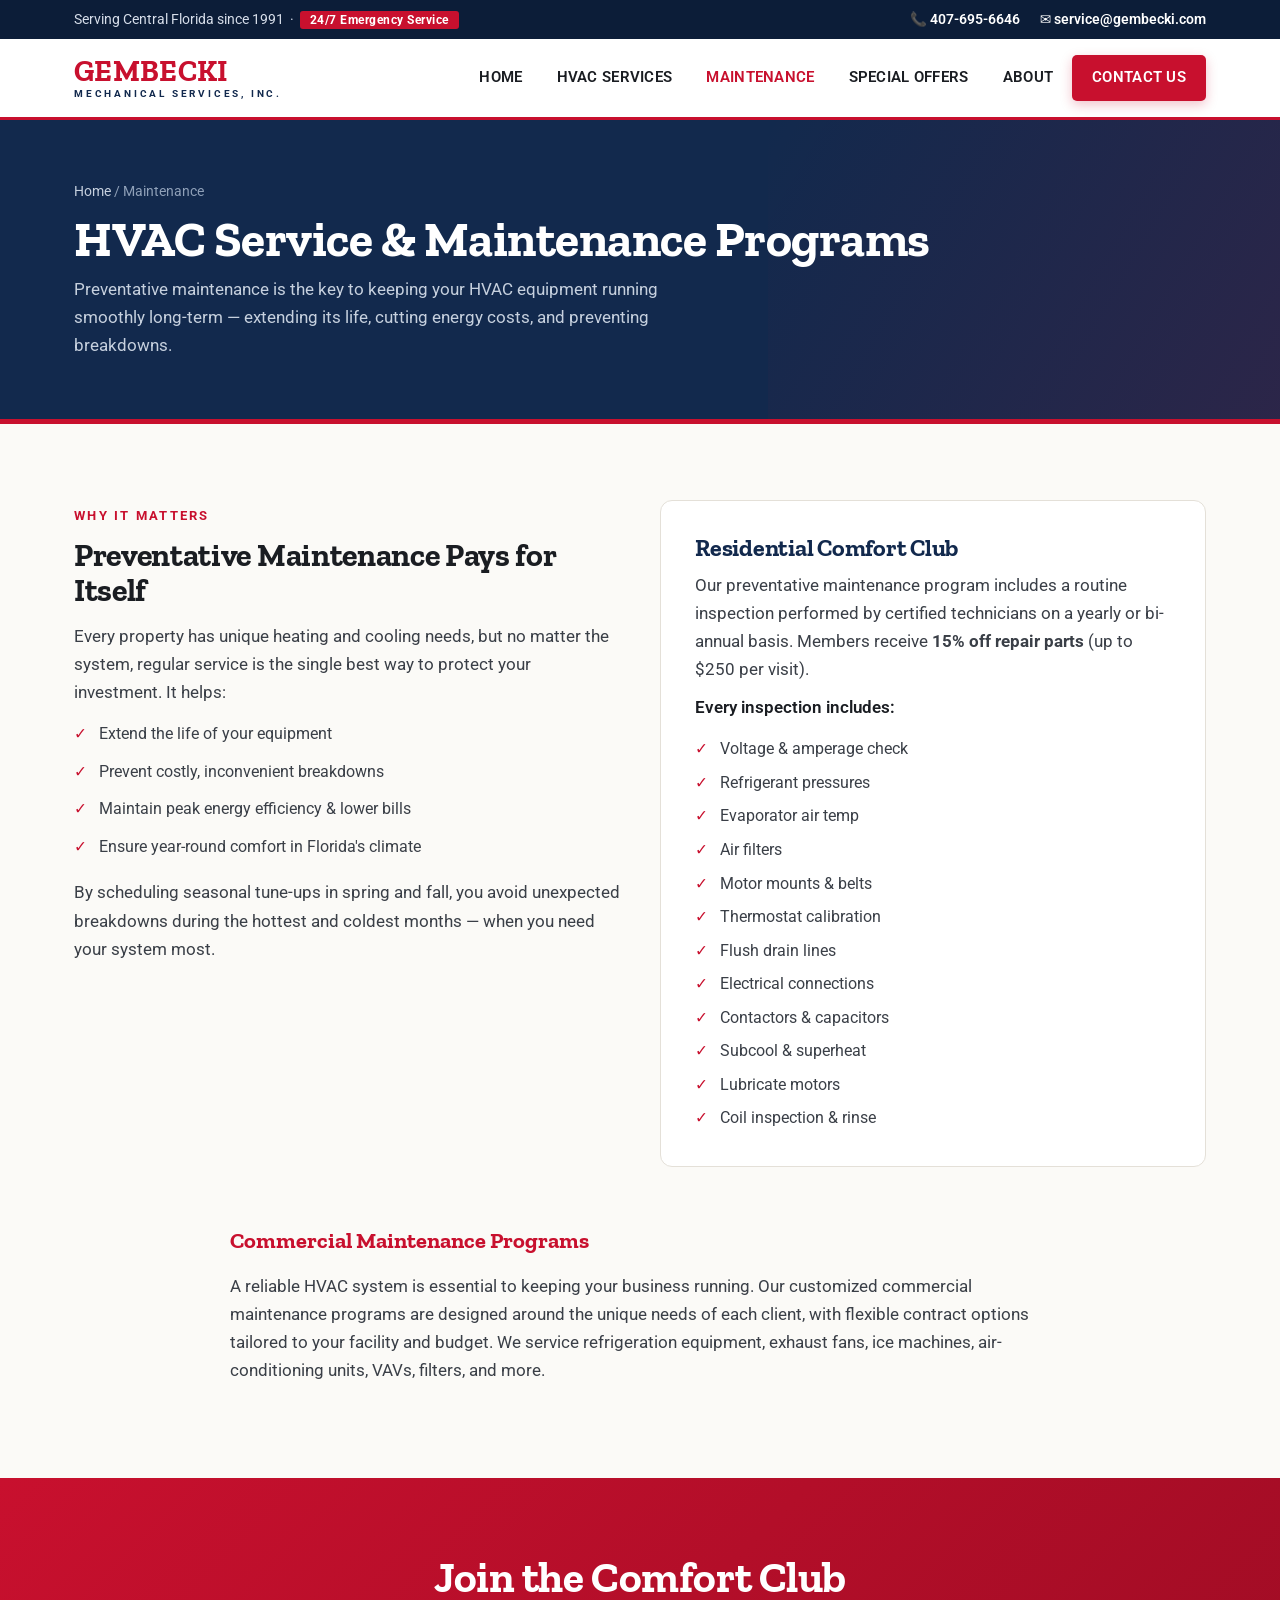
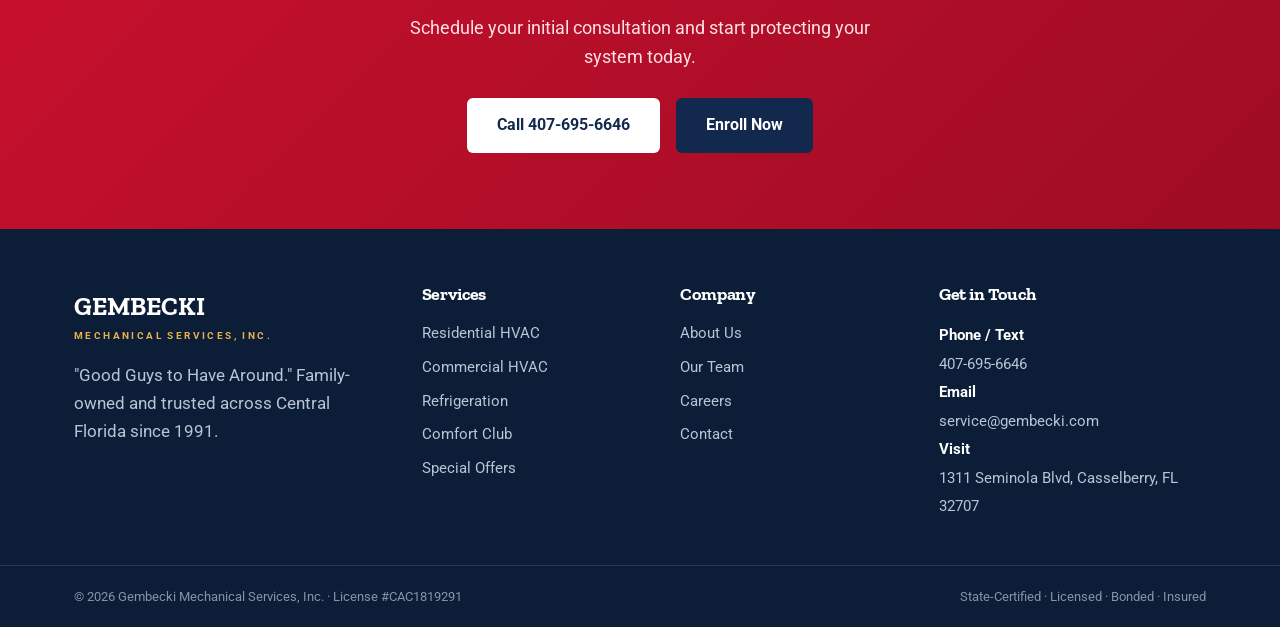
<file: maintenance.html>
<!DOCTYPE html><html lang="en"><head>
<meta charset="UTF-8"><meta name="viewport" content="width=device-width,initial-scale=1.0">
<title>Maintenance & Comfort Club — Gembecki Mechanical Services</title><meta name="description" content="HVAC preventative maintenance in Central Florida. Residential Comfort Club and custom commercial programs that extend equipment life and prevent breakdowns. Call 407-695-6646.">
<meta property="og:title" content="Maintenance & Comfort Club — Gembecki Mechanical Services"><meta property="og:description" content="HVAC preventative maintenance in Central Florida. Residential Comfort Club and custom commercial programs that extend equipment life and prevent breakdowns. Call 407-695-6646.">
<link rel="icon" type="image/png" href="favicon.png">
<link rel="preconnect" href="https://fonts.googleapis.com"><link rel="preconnect" href="https://fonts.gstatic.com" crossorigin><link href="https://fonts.googleapis.com/css2?family=Zilla+Slab:wght@400;500;600;700&family=Roboto:wght@400;500;700;900&display=swap" rel="stylesheet"><link rel="stylesheet" href="styles.css"><script>document.documentElement.classList.add('js')</script></head><body>
<div class="util"><div class="wrap">
  <span>Serving Central Florida since 1991 &nbsp;·&nbsp; <span class="badge">24/7 Emergency Service</span></span>
  <div class="u-right"><a href="tel:4076956646"><span aria-hidden="true">📞</span> 407-695-6646</a><a href="mailto:service@gembecki.com"><span aria-hidden="true">✉</span> service@gembecki.com</a></div>
</div></div>
<header><nav class="nav">
  <a class="logo" href="index.html"><span class="name">GEMBECKI</span><span class="sub">Mechanical Services, Inc.</span></a>
  <div class="nav-links" id="menu">
    <a href="index.html">Home</a>
    <a href="hvac.html">HVAC Services</a>
    <a href="maintenance.html" class="active">Maintenance</a>
    <a href="offers.html">Special Offers</a>
    <a href="about.html">About</a>
    <a class="nav-cta" href="contact.html">Contact Us</a>
  </div>
  <button class="burger" id="burger" aria-label="Menu" aria-expanded="false" aria-controls="menu"><span></span><span></span><span></span></button>
</nav></header>
<main><div class="phero"><div class="wrap">
  <div class="crumb"><a href="index.html">Home</a> / Maintenance</div>
  <h1>HVAC Service &amp; Maintenance Programs</h1><p>Preventative maintenance is the key to keeping your HVAC equipment running smoothly long-term — extending its life, cutting energy costs, and preventing breakdowns.</p>
</div></div>
<section><div class="wrap">
  <div class="two-col">
    <div class="rv">
      <span class="eyebrow">Why It Matters</span>
      <h2 style="font-size:2rem;margin:10px 0 14px">Preventative Maintenance Pays for Itself</h2>
      <p>Every property has unique heating and cooling needs, but no matter the system, regular service is the single best way to protect your investment. It helps:</p>
      <ul class="chk">
        <li>Extend the life of your equipment</li>
        <li>Prevent costly, inconvenient breakdowns</li>
        <li>Maintain peak energy efficiency &amp; lower bills</li>
        <li>Ensure year-round comfort in Florida's climate</li>
      </ul>
      <p style="margin-top:18px">By scheduling seasonal tune-ups in spring and fall, you avoid unexpected breakdowns during the hottest and coldest months — when you need your system most.</p>
    </div>
    <div class="panel rv">
      <h3>Residential Comfort Club</h3>
      <p>Our preventative maintenance program includes a routine inspection performed by certified technicians on a yearly or bi-annual basis. Members receive <strong>15% off repair parts</strong> (up to $250 per visit).</p>
      <p style="font-weight:600;color:var(--ink);margin-top:10px">Every inspection includes:</p>
      <ul class="chk" style="columns:2;gap:8px">
        <li>Voltage &amp; amperage check</li><li>Refrigerant pressures</li>
        <li>Evaporator air temp</li><li>Air filters</li>
        <li>Motor mounts &amp; belts</li><li>Thermostat calibration</li>
        <li>Flush drain lines</li><li>Electrical connections</li>
        <li>Contactors &amp; capacitors</li><li>Subcool &amp; superheat</li>
        <li>Lubricate motors</li><li>Coil inspection &amp; rinse</li>
      </ul>
    </div>
  </div>

  <div class="lead-block" style="margin-top:56px">
    <div class="subhead">Commercial Maintenance Programs</div>
    <p>A reliable HVAC system is essential to keeping your business running. Our customized commercial maintenance programs are designed around the unique needs of each client, with flexible contract options tailored to your facility and budget. We service refrigeration equipment, exhaust fans, ice machines, air-conditioning units, VAVs, filters, and more.</p>
  </div>
</div></section>

<section class="cta-band"><div class="wrap rv">
  <h2>Join the Comfort Club</h2>
  <p>Schedule your initial consultation and start protecting your system today.</p>
  <a class="btn btn-white" href="tel:4076956646">Call 407-695-6646</a>
  <a class="btn btn-navy" href="contact.html">Enroll Now</a>
</div></section>

</main>
<footer>
  <div class="wrap"><div class="f-grid">
    <div>
      <div class="f-logo"><div class="name">GEMBECKI</div><div class="sub">Mechanical Services, Inc.</div></div>
      <p style="margin-top:16px;max-width:280px">"Good Guys to Have Around." Family-owned and trusted across Central Florida since 1991.</p>
    </div>
    <div><h4>Services</h4><ul class="f-links">
      <li><a href="hvac.html">Residential HVAC</a></li>
      <li><a href="hvac.html">Commercial HVAC</a></li>
      <li><a href="hvac.html">Refrigeration</a></li>
      <li><a href="maintenance.html">Comfort Club</a></li>
      <li><a href="offers.html">Special Offers</a></li>
    </ul></div>
    <div><h4>Company</h4><ul class="f-links">
      <li><a href="about.html">About Us</a></li>
      <li><a href="about.html">Our Team</a></li>
      <li><a href="about.html">Careers</a></li>
      <li><a href="contact.html">Contact</a></li>
    </ul></div>
    <div><h4>Get in Touch</h4>
      <div class="f-contact">
        <strong>Phone / Text</strong><br><a href="tel:4076956646">407-695-6646</a><br>
        <strong>Email</strong><br><a href="mailto:service@gembecki.com">service@gembecki.com</a><br>
        <strong>Visit</strong><br>1311 Seminola Blvd, Casselberry, FL 32707
      </div>
    </div>
  </div></div>
  <div class="f-bottom"><div class="wrap">
    <span>© 2026 Gembecki Mechanical Services, Inc. · License #CAC1819291</span>
    <span>State-Certified · Licensed · Bonded · Insured</span>
  </div></div>
</footer>
<a class="call-bar" href="tel:4076956646"><span aria-hidden="true">📞</span> Call 407-695-6646 · 24/7 Service</a>
<script>
const burger=document.getElementById('burger'),menu=document.getElementById('menu');
burger.addEventListener('click',()=>{const open=menu.classList.toggle('open');burger.classList.toggle('x',open);burger.setAttribute('aria-expanded',open)});
menu.querySelectorAll('a').forEach(a=>a.addEventListener('click',()=>{menu.classList.remove('open');burger.classList.remove('x');burger.setAttribute('aria-expanded','false')}));
const io=new IntersectionObserver(es=>es.forEach(e=>{if(e.isIntersecting){e.target.classList.add('in');io.unobserve(e.target)}}),{threshold:.12});
document.querySelectorAll('.rv').forEach(el=>io.observe(el));
</script></body></html>
</file>
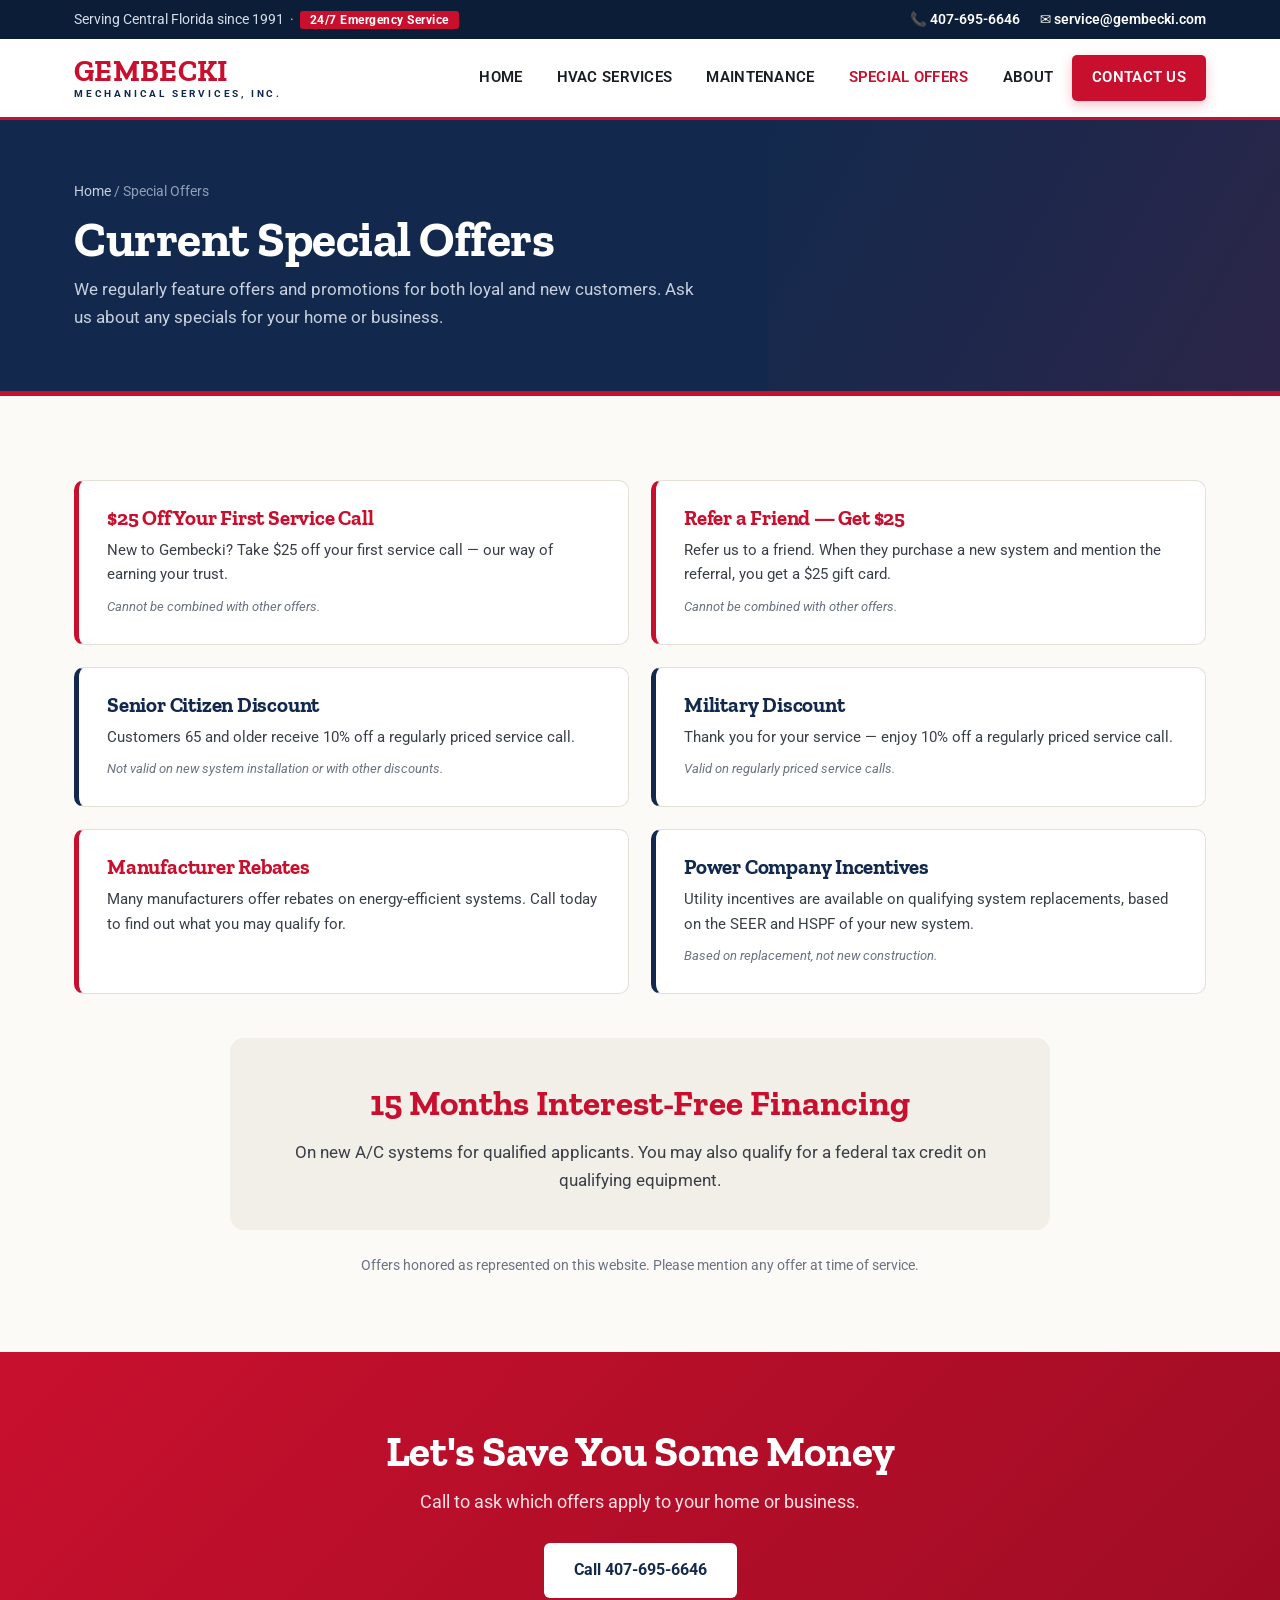
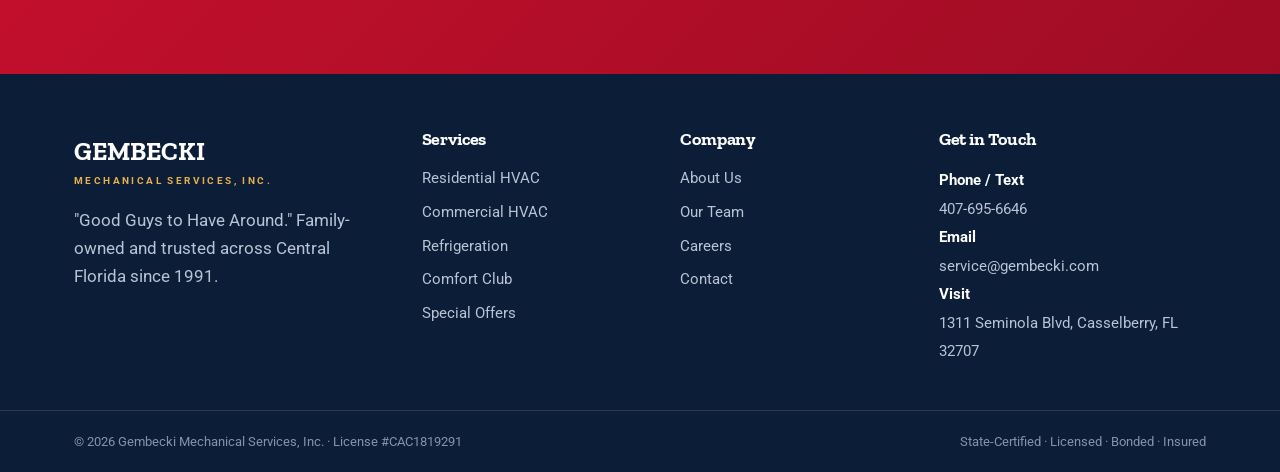
<file: offers.html>
<!DOCTYPE html><html lang="en"><head>
<meta charset="UTF-8"><meta name="viewport" content="width=device-width,initial-scale=1.0">
<title>Special Offers & Financing — Gembecki Mechanical Services</title><meta name="description" content="Current HVAC specials from Gembecki Mechanical: first-service discount, referral rewards, senior & military discounts, rebates, and 15-month interest-free financing.">
<meta property="og:title" content="Special Offers & Financing — Gembecki Mechanical Services"><meta property="og:description" content="Current HVAC specials from Gembecki Mechanical: first-service discount, referral rewards, senior & military discounts, rebates, and 15-month interest-free financing.">
<link rel="icon" type="image/png" href="favicon.png">
<link rel="preconnect" href="https://fonts.googleapis.com"><link rel="preconnect" href="https://fonts.gstatic.com" crossorigin><link href="https://fonts.googleapis.com/css2?family=Zilla+Slab:wght@400;500;600;700&family=Roboto:wght@400;500;700;900&display=swap" rel="stylesheet"><link rel="stylesheet" href="styles.css"><script>document.documentElement.classList.add('js')</script></head><body>
<div class="util"><div class="wrap">
  <span>Serving Central Florida since 1991 &nbsp;·&nbsp; <span class="badge">24/7 Emergency Service</span></span>
  <div class="u-right"><a href="tel:4076956646"><span aria-hidden="true">📞</span> 407-695-6646</a><a href="mailto:service@gembecki.com"><span aria-hidden="true">✉</span> service@gembecki.com</a></div>
</div></div>
<header><nav class="nav">
  <a class="logo" href="index.html"><span class="name">GEMBECKI</span><span class="sub">Mechanical Services, Inc.</span></a>
  <div class="nav-links" id="menu">
    <a href="index.html">Home</a>
    <a href="hvac.html">HVAC Services</a>
    <a href="maintenance.html">Maintenance</a>
    <a href="offers.html" class="active">Special Offers</a>
    <a href="about.html">About</a>
    <a class="nav-cta" href="contact.html">Contact Us</a>
  </div>
  <button class="burger" id="burger" aria-label="Menu" aria-expanded="false" aria-controls="menu"><span></span><span></span><span></span></button>
</nav></header>
<main><div class="phero"><div class="wrap">
  <div class="crumb"><a href="index.html">Home</a> / Special Offers</div>
  <h1>Current Special Offers</h1><p>We regularly feature offers and promotions for both loyal and new customers. Ask us about any specials for your home or business.</p>
</div></div>
<section><div class="wrap">
  <div class="offer-list">
    <div class="offer rv"><h3>$25 Off Your First Service Call</h3><p>New to Gembecki? Take $25 off your first service call — our way of earning your trust.</p><p class="fine">Cannot be combined with other offers.</p></div>
    <div class="offer rv"><h3>Refer a Friend — Get $25</h3><p>Refer us to a friend. When they purchase a new system and mention the referral, you get a $25 gift card.</p><p class="fine">Cannot be combined with other offers.</p></div>
    <div class="offer blue rv"><h3>Senior Citizen Discount</h3><p>Customers 65 and older receive 10% off a regularly priced service call.</p><p class="fine">Not valid on new system installation or with other discounts.</p></div>
    <div class="offer blue rv"><h3>Military Discount</h3><p>Thank you for your service — enjoy 10% off a regularly priced service call.</p><p class="fine">Valid on regularly priced service calls.</p></div>
    <div class="offer rv"><h3>Manufacturer Rebates</h3><p>Many manufacturers offer rebates on energy-efficient systems. Call today to find out what you may qualify for.</p></div>
    <div class="offer blue rv"><h3>Power Company Incentives</h3><p>Utility incentives are available on qualifying system replacements, based on the SEER and HSPF of your new system.</p><p class="fine">Based on replacement, not new construction.</p></div>
  </div>

  <div class="finance-band rv" style="max-width:820px;margin:44px auto 0">
    <div class="big">15 Months Interest-Free Financing</div>
    <p style="margin-top:6px">On new A/C systems for qualified applicants. You may also qualify for a federal tax credit on qualifying equipment.</p>
  </div>
  <p class="center" style="margin-top:24px;font-size:13.5px;color:var(--mut)">Offers honored as represented on this website. Please mention any offer at time of service.</p>
</div></section>

<section class="cta-band"><div class="wrap rv">
  <h2>Let's Save You Some Money</h2>
  <p>Call to ask which offers apply to your home or business.</p>
  <a class="btn btn-white" href="tel:4076956646">Call 407-695-6646</a>
</div></section>

</main>
<footer>
  <div class="wrap"><div class="f-grid">
    <div>
      <div class="f-logo"><div class="name">GEMBECKI</div><div class="sub">Mechanical Services, Inc.</div></div>
      <p style="margin-top:16px;max-width:280px">"Good Guys to Have Around." Family-owned and trusted across Central Florida since 1991.</p>
    </div>
    <div><h4>Services</h4><ul class="f-links">
      <li><a href="hvac.html">Residential HVAC</a></li>
      <li><a href="hvac.html">Commercial HVAC</a></li>
      <li><a href="hvac.html">Refrigeration</a></li>
      <li><a href="maintenance.html">Comfort Club</a></li>
      <li><a href="offers.html">Special Offers</a></li>
    </ul></div>
    <div><h4>Company</h4><ul class="f-links">
      <li><a href="about.html">About Us</a></li>
      <li><a href="about.html">Our Team</a></li>
      <li><a href="about.html">Careers</a></li>
      <li><a href="contact.html">Contact</a></li>
    </ul></div>
    <div><h4>Get in Touch</h4>
      <div class="f-contact">
        <strong>Phone / Text</strong><br><a href="tel:4076956646">407-695-6646</a><br>
        <strong>Email</strong><br><a href="mailto:service@gembecki.com">service@gembecki.com</a><br>
        <strong>Visit</strong><br>1311 Seminola Blvd, Casselberry, FL 32707
      </div>
    </div>
  </div></div>
  <div class="f-bottom"><div class="wrap">
    <span>© 2026 Gembecki Mechanical Services, Inc. · License #CAC1819291</span>
    <span>State-Certified · Licensed · Bonded · Insured</span>
  </div></div>
</footer>
<a class="call-bar" href="tel:4076956646"><span aria-hidden="true">📞</span> Call 407-695-6646 · 24/7 Service</a>
<script>
const burger=document.getElementById('burger'),menu=document.getElementById('menu');
burger.addEventListener('click',()=>{const open=menu.classList.toggle('open');burger.classList.toggle('x',open);burger.setAttribute('aria-expanded',open)});
menu.querySelectorAll('a').forEach(a=>a.addEventListener('click',()=>{menu.classList.remove('open');burger.classList.remove('x');burger.setAttribute('aria-expanded','false')}));
const io=new IntersectionObserver(es=>es.forEach(e=>{if(e.isIntersecting){e.target.classList.add('in');io.unobserve(e.target)}}),{threshold:.12});
document.querySelectorAll('.rv').forEach(el=>io.observe(el));
</script></body></html>
</file>
<file: styles.css>
/* ============ GEMBECKI — shared styles ============ */
:root{
  --red:#C8102E; --red-dk:#9E0C24; --navy:#12294D; --navy-dk:#0C1D38;
  --ink:#1A1D22; --body:#3A3F47; --mut:#6B7280;
  --paper:#FBFAF7; --panel:#FFFFFF; --line:#E4E0D8; --wash:#F2EFE9;
  --gold:#E8B04B;
  --maxw:1180px;
}
*{margin:0;padding:0;box-sizing:border-box}
html{scroll-behavior:smooth}
body{overflow-x:hidden;
  background:var(--paper); color:var(--body);
  font-family:'Roboto',system-ui,-apple-system,sans-serif;
  font-size:17px; line-height:1.65; -webkit-font-smoothing:antialiased;
}
h1,h2,h3,h4,.slab{font-family:'Zilla Slab','Roboto Slab',Georgia,serif; color:var(--ink); line-height:1.1; letter-spacing:-.01em}
img{max-width:100%;display:block}
a{color:var(--red)}
.wrap{max-width:var(--maxw);margin:0 auto;padding:0 24px}
.eyebrow{font-family:'Roboto';font-weight:700;font-size:12.5px;letter-spacing:.18em;text-transform:uppercase;color:var(--red)}
.eyebrow.on-dark{color:var(--gold)}

/* ---- top utility bar ---- */
.util{background:var(--navy-dk);color:#D7DEEA;font-size:13.5px}
.util .wrap{display:flex;justify-content:space-between;align-items:center;gap:16px;padding:8px 24px;flex-wrap:wrap}
.util a{color:#fff;text-decoration:none;font-weight:600}
.util .u-right{display:flex;gap:20px;align-items:center;flex-wrap:wrap}
.util .badge{background:var(--red);color:#fff;padding:2px 10px;border-radius:3px;font-weight:700;font-size:12px;letter-spacing:.04em}

/* ---- header / nav ---- */
header{background:var(--panel);border-bottom:3px solid var(--red);position:sticky;top:0;z-index:50}
.nav{display:flex;align-items:center;justify-content:space-between;padding:16px 24px;max-width:var(--maxw);margin:0 auto;gap:20px}
.logo{display:flex;flex-direction:column;text-decoration:none;line-height:1}
.logo .name{font-family:'Zilla Slab';font-weight:700;font-size:30px;color:var(--red);letter-spacing:.01em}
.logo .sub{font-family:'Roboto';font-weight:700;font-size:10px;letter-spacing:.28em;color:var(--navy);text-transform:uppercase;margin-top:3px}
.nav-links{display:flex;gap:4px;align-items:center}
.nav-links a{
  font-family:'Roboto';font-weight:600;font-size:14.5px;letter-spacing:.02em;text-transform:uppercase;
  color:var(--ink);text-decoration:none;padding:10px 15px;border-radius:5px;transition:background .18s,color .18s;
}
.nav-links a:hover{background:var(--wash);color:var(--red)}
.nav-links a.active{color:var(--red)}
.nav-cta{background:var(--red);color:#fff!important;padding:11px 20px!important;border-radius:6px;box-shadow:0 4px 12px rgba(200,16,46,.25)}
.nav-cta:hover{background:var(--red-dk)!important}
.burger{display:none;background:none;border:0;cursor:pointer;flex-direction:column;gap:5px;padding:8px}
.burger span{width:26px;height:3px;background:var(--ink);border-radius:2px;transition:.2s}

/* ---- buttons ---- */
.btn{display:inline-flex;align-items:center;gap:10px;font-family:'Roboto';font-weight:700;font-size:15.5px;
  text-decoration:none;padding:15px 30px;border-radius:6px;transition:transform .15s,box-shadow .15s,background .2s;cursor:pointer;border:0}
.btn-red{background:var(--red);color:#fff;box-shadow:0 6px 18px rgba(200,16,46,.28)}
.btn-red:hover{background:var(--red-dk);box-shadow:0 10px 24px rgba(200,16,46,.36)}
.btn-navy{background:var(--navy);color:#fff}
.btn-navy:hover{background:var(--navy-dk)}
.btn-ghost{background:transparent;color:var(--ink);border:2px solid var(--line)}
.btn-ghost:hover{border-color:var(--red);color:var(--red)}
.btn-white{background:#fff;color:var(--navy)}
.btn-white:hover{background:var(--wash)}

/* ---- section rhythm ---- */
section{padding:76px 0}
.sec-head{text-align:center;max-width:640px;margin:0 auto 52px}
.sec-head h2{font-size:clamp(2rem,4vw,2.8rem);font-weight:700;margin:12px 0 10px}
.sec-head p{color:var(--mut)}
.center{text-align:center}

/* ---- page hero (interior) ---- */
.phero{background:var(--navy);color:#fff;padding:60px 0;border-bottom:5px solid var(--red);position:relative;overflow:hidden}
.phero::after{content:'';position:absolute;top:0;right:0;bottom:0;width:40%;
  background:linear-gradient(120deg,transparent,rgba(200,16,46,.14))}
.phero .wrap{position:relative;z-index:1}
.phero h1{color:#fff;font-size:clamp(2.1rem,4.5vw,3.1rem);font-weight:700;margin:10px 0 8px}
.phero p{color:#C6D0DE;max-width:620px}
.crumb{font-size:13.5px;color:#8FA0B8}
.crumb a{color:#C6D0DE;text-decoration:none}

/* ---- footer ---- */
footer{background:var(--navy-dk);color:#B9C4D4;padding:56px 0 0}
.f-grid{display:grid;grid-template-columns:1.4fr 1fr 1fr 1.2fr;gap:36px}
footer h4{color:#fff;font-family:'Zilla Slab';font-size:18px;margin-bottom:16px}
footer a{color:#B9C4D4;text-decoration:none}
footer a:hover{color:#fff}
.f-links{list-style:none;display:flex;flex-direction:column;gap:9px;font-size:15px}
.f-logo .name{font-family:'Zilla Slab';font-weight:700;font-size:26px;color:#fff}
.f-logo .sub{font-size:10px;letter-spacing:.24em;color:var(--gold);text-transform:uppercase;font-weight:700}
.f-contact{font-size:15px;line-height:1.9}
.f-contact strong{color:#fff}
.f-bottom{border-top:1px solid rgba(255,255,255,.12);margin-top:44px;padding:20px 0;font-size:13px;color:#8494A8}
.f-bottom .wrap{display:flex;justify-content:space-between;flex-wrap:wrap;gap:10px}

/* ---- reveal ---- */
html.js .rv{opacity:0;transform:translateY(20px);transition:opacity .6s ease,transform .6s ease}
html.js .rv.in{opacity:1;transform:none}
@media (prefers-reduced-motion:reduce){html.js .rv{opacity:1;transform:none;transition:none}html{scroll-behavior:auto}}

/* ---- mobile ---- */
@media (max-width:900px){
  .nav-links{position:fixed;inset:0 0 0 auto;width:min(300px,80vw);background:var(--panel);
    flex-direction:column;align-items:stretch;padding:88px 20px 20px;gap:6px;
    transform:translateX(100%);transition:transform .28s ease;box-shadow:-8px 0 30px rgba(0,0,0,.15);z-index:60}
  .nav-links.open{transform:none}
  .nav-links a{padding:14px 16px;border-radius:8px}
  .burger{display:flex;z-index:70}
  .burger.x span:nth-child(1){transform:translateY(8px) rotate(45deg)}
  .burger.x span:nth-child(2){opacity:0}
  .burger.x span:nth-child(3){transform:translateY(-8px) rotate(-45deg)}
  .f-grid{grid-template-columns:1fr 1fr;gap:28px}
  section{padding:56px 0}
  .util .wrap{justify-content:center}
}
@media (max-width:560px){.f-grid{grid-template-columns:1fr}}

/* ===== homepage ===== */
.hero{color:#fff;position:relative;overflow:hidden;padding:0;
  background:linear-gradient(100deg,rgba(12,29,56,.82) 0%,rgba(18,41,77,.64) 48%,rgba(18,41,77,.34) 100%),url('hero-bg.jpg') center/cover no-repeat var(--navy-dk)}
.hero h1,.hero .lede,.hero .eyebrow.on-dark,.hero .trust-row{text-shadow:0 2px 14px rgba(6,15,30,.55)}
/* parallax: desktop only — background-attachment:fixed is janky/ignored on most mobile browsers */
@media (min-width:901px) and (prefers-reduced-motion:no-preference){
  .hero{background-attachment:scroll,fixed}
}
.hero-inner{max-width:var(--maxw);margin:0 auto;padding:82px 24px;display:grid;grid-template-columns:1.15fr .85fr;gap:48px;align-items:center;position:relative;z-index:1}
.hero h1{color:#fff;font-size:clamp(2.4rem,5vw,3.9rem);font-weight:700;line-height:1.04;margin:14px 0 18px}
.hero h1 .r{color:#fff;position:relative}
.hero .lede{font-size:1.2rem;color:#CBD5E4;max-width:34rem;margin-bottom:30px}
.hero-cta{display:flex;gap:14px;flex-wrap:wrap}
.trust-row{display:flex;gap:30px;margin-top:34px;flex-wrap:wrap}
.trust-row .t b{font-family:'Zilla Slab';font-size:2rem;color:#fff;display:block;line-height:1}
.trust-row .t span{font-size:12.5px;color:#9DB0C8;letter-spacing:.03em}
.hero-card{background:var(--panel);border-radius:14px;padding:30px;box-shadow:0 30px 70px rgba(0,0,0,.35);color:var(--ink)}
.hero-card h3{font-size:1.35rem;margin-bottom:6px}
.hero-card .sub2{color:var(--mut);font-size:14px;margin-bottom:20px}
.svc-mini{display:flex;align-items:center;gap:12px;padding:12px 0;border-bottom:1px solid var(--line);font-weight:600;color:var(--ink);font-size:15.5px}
.svc-mini:last-child{border-bottom:0}
.svc-mini .dot{width:10px;height:10px;border-radius:50%;background:var(--red);flex:none}
.hero-card .btn{width:100%;justify-content:center;margin-top:18px}

/* strip */
.strip{background:var(--red);color:#fff;padding:20px 0}
.strip .wrap{display:flex;justify-content:center;gap:14px 46px;flex-wrap:wrap;text-align:center;font-family:'Zilla Slab';font-weight:600;font-size:1.05rem}
.strip .wrap span{display:flex;align-items:center;gap:10px}

/* services grid */
.svc-grid{display:grid;grid-template-columns:repeat(3,1fr);gap:24px}
.svc-card{background:var(--panel);border:1px solid var(--line);border-radius:12px;padding:30px 28px;transition:transform .2s,box-shadow .2s,border-color .2s}
.svc-card:hover{transform:translateY(-6px);box-shadow:0 18px 40px rgba(18,41,77,.12);border-color:transparent}
.svc-card .ic{width:56px;height:56px;border-radius:12px;background:var(--wash);display:flex;align-items:center;justify-content:center;margin-bottom:18px}
.svc-card h3{font-size:1.3rem;margin-bottom:8px}
.svc-card p{font-size:15px;color:var(--body)}
.svc-card a{display:inline-block;margin-top:14px;font-weight:700;font-size:14.5px;text-decoration:none}

/* why band */
.why{background:var(--wash)}
.why-grid{display:grid;grid-template-columns:1fr 1fr;gap:48px;align-items:center}
.why-list{list-style:none;display:flex;flex-direction:column;gap:20px;margin-top:24px}
.why-list li{display:flex;gap:16px}
.why-list .n{font-family:'Zilla Slab';font-weight:700;font-size:1.4rem;color:var(--red);flex:none;width:44px;height:44px;background:#fff;border-radius:10px;display:flex;align-items:center;justify-content:center;box-shadow:0 4px 12px rgba(0,0,0,.06)}
.why-list h4{font-size:1.1rem;margin-bottom:3px}
.why-list p{font-size:15px;color:var(--body)}
.why-photo{background:var(--navy);border-radius:14px;padding:40px;color:#fff;position:relative;overflow:hidden}
.why-photo .quote{font-family:'Zilla Slab';font-size:1.7rem;line-height:1.3;color:#fff}
.why-photo .by{margin-top:20px;color:var(--gold);font-weight:700}
.why-photo::before{content:'"';position:absolute;top:-10px;left:24px;font-family:Georgia;font-size:10rem;color:rgba(255,255,255,.08)}

/* review */
.rev{display:grid;grid-template-columns:repeat(3,1fr);gap:22px}
.rev-card{background:var(--panel);border:1px solid var(--line);border-radius:12px;padding:26px}
.stars{color:var(--gold);letter-spacing:2px;font-size:16px}
.rev-card p{font-size:15px;margin:12px 0 16px;color:var(--ink)}
.rev-card .who{font-weight:700;color:var(--ink);font-size:14.5px}
.rev-card .who span{color:var(--mut);font-weight:400}

/* CTA band */
.cta-band{background:linear-gradient(135deg,var(--red),var(--red-dk));color:#fff;text-align:center}
.cta-band h2{color:#fff;font-size:clamp(1.9rem,4vw,2.7rem);margin-bottom:12px}
.cta-band p{color:#FFE0E4;max-width:520px;margin:0 auto 26px;font-size:1.1rem}
.cta-band .btn{margin:0 6px}
@media(max-width:900px){.hero-inner{grid-template-columns:1fr;padding:56px 24px}.svc-grid,.rev{grid-template-columns:1fr}.why-grid{grid-template-columns:1fr}
  .hero{background-position:25% center}}

/* mobile sticky call bar */
.call-bar{display:none}
@media(max-width:900px){
  .call-bar{position:fixed;left:0;right:0;bottom:0;z-index:55;display:flex;align-items:center;justify-content:center;gap:10px;background:var(--red);color:#fff;font-family:'Roboto';font-weight:700;font-size:16.5px;letter-spacing:.02em;text-decoration:none;padding:15px 20px calc(15px + env(safe-area-inset-bottom));box-shadow:0 -6px 18px rgba(0,0,0,.22)}
  .call-bar:active{background:var(--red-dk)}
  body{padding-bottom:58px}
}

/* ===== interior pages ===== */
.lead-block{max-width:820px;margin:0 auto}
.lead-block p{margin-bottom:18px}
.two-col{display:grid;grid-template-columns:1fr 1fr;gap:40px;align-items:start}
.panel{background:var(--panel);border:1px solid var(--line);border-radius:12px;padding:34px}
.panel h3{font-size:1.5rem;margin-bottom:10px;color:var(--navy)}
.chk{list-style:none;display:flex;flex-direction:column;gap:12px;margin-top:16px}
.chk li{display:flex;gap:12px;font-size:15.5px}
.chk li::before{content:'✓';color:var(--red);font-weight:900;flex:none}
.subhead{font-family:'Zilla Slab';font-weight:700;font-size:1.4rem;color:var(--red);margin:34px 0 12px}
.tagchips{display:flex;flex-wrap:wrap;gap:10px;margin-top:18px}
.tagchips span{background:var(--wash);border:1px solid var(--line);border-radius:99px;padding:7px 16px;font-size:14px;font-weight:600;color:var(--navy)}
.offer-list{display:grid;grid-template-columns:1fr 1fr;gap:22px;margin-top:8px}
.offer{background:var(--panel);border:1px solid var(--line);border-left:5px solid var(--red);border-radius:10px;padding:26px 28px}
.offer h3{color:var(--red);font-size:1.3rem;margin-bottom:8px}
.offer p{font-size:15px}
.offer .fine{font-size:12.5px;color:var(--mut);margin-top:10px;font-style:italic}
.offer.blue{border-left-color:var(--navy)}
.offer.blue h3{color:var(--navy)}
.team{display:grid;grid-template-columns:repeat(4,1fr);gap:24px;margin-top:10px}
.member{background:var(--panel);border:1px solid var(--line);border-radius:12px;overflow:hidden;text-align:center;padding-bottom:22px}
.member .ph{aspect-ratio:1;background:linear-gradient(135deg,var(--navy),var(--navy-dk));display:flex;align-items:center;justify-content:center;color:#fff;font-family:'Zilla Slab';font-size:2.4rem;font-weight:700}
.member img.ph{width:100%;object-fit:cover}
.member h4{margin:16px 0 2px;font-size:1.15rem}
.member .role{font-size:13.5px;color:var(--mut);padding:0 10px}
.values{display:grid;grid-template-columns:repeat(2,1fr);gap:22px;margin-top:8px}
.value{background:var(--panel);border:1px solid var(--line);border-radius:12px;padding:26px}
.value h4{color:var(--red);font-size:1.2rem;margin-bottom:6px}
.value p{font-size:15px}
.contact-grid{display:grid;grid-template-columns:1fr 1fr;gap:40px;align-items:start}
.cinfo{background:var(--navy);color:#fff;border-radius:14px;padding:36px}
.cinfo h3{color:#fff;font-size:1.6rem;margin-bottom:20px}
.cinfo .row{display:flex;gap:14px;padding:14px 0;border-bottom:1px solid rgba(255,255,255,.12)}
.cinfo .row:last-child{border-bottom:0}
.cinfo .row .k{color:var(--gold);font-weight:700;font-size:13px;letter-spacing:.05em;text-transform:uppercase;min-width:96px}
.cinfo a{color:#fff}
.cform label{display:block;font-weight:700;font-size:14px;color:var(--ink);margin:14px 0 6px}
.cform input,.cform textarea,.cform select{width:100%;padding:13px 15px;border:1.5px solid var(--line);border-radius:8px;font:inherit;font-size:15px;background:#fff}
.cform input:focus,.cform textarea:focus,.cform select:focus{outline:none;border-color:var(--red)}
.cform .btn{width:100%;justify-content:center;margin-top:20px}
.finance-band{background:var(--wash);border-radius:14px;padding:36px;text-align:center;margin-top:20px}
.finance-band .big{font-family:'Zilla Slab';font-weight:700;font-size:2.2rem;color:var(--red)}
@media(max-width:900px){.two-col,.contact-grid,.offer-list,.values{grid-template-columns:1fr}.team{grid-template-columns:1fr 1fr}
.two-col>*,.contact-grid>*,.offer-list>*,.values>*{min-width:0}}
</file>
